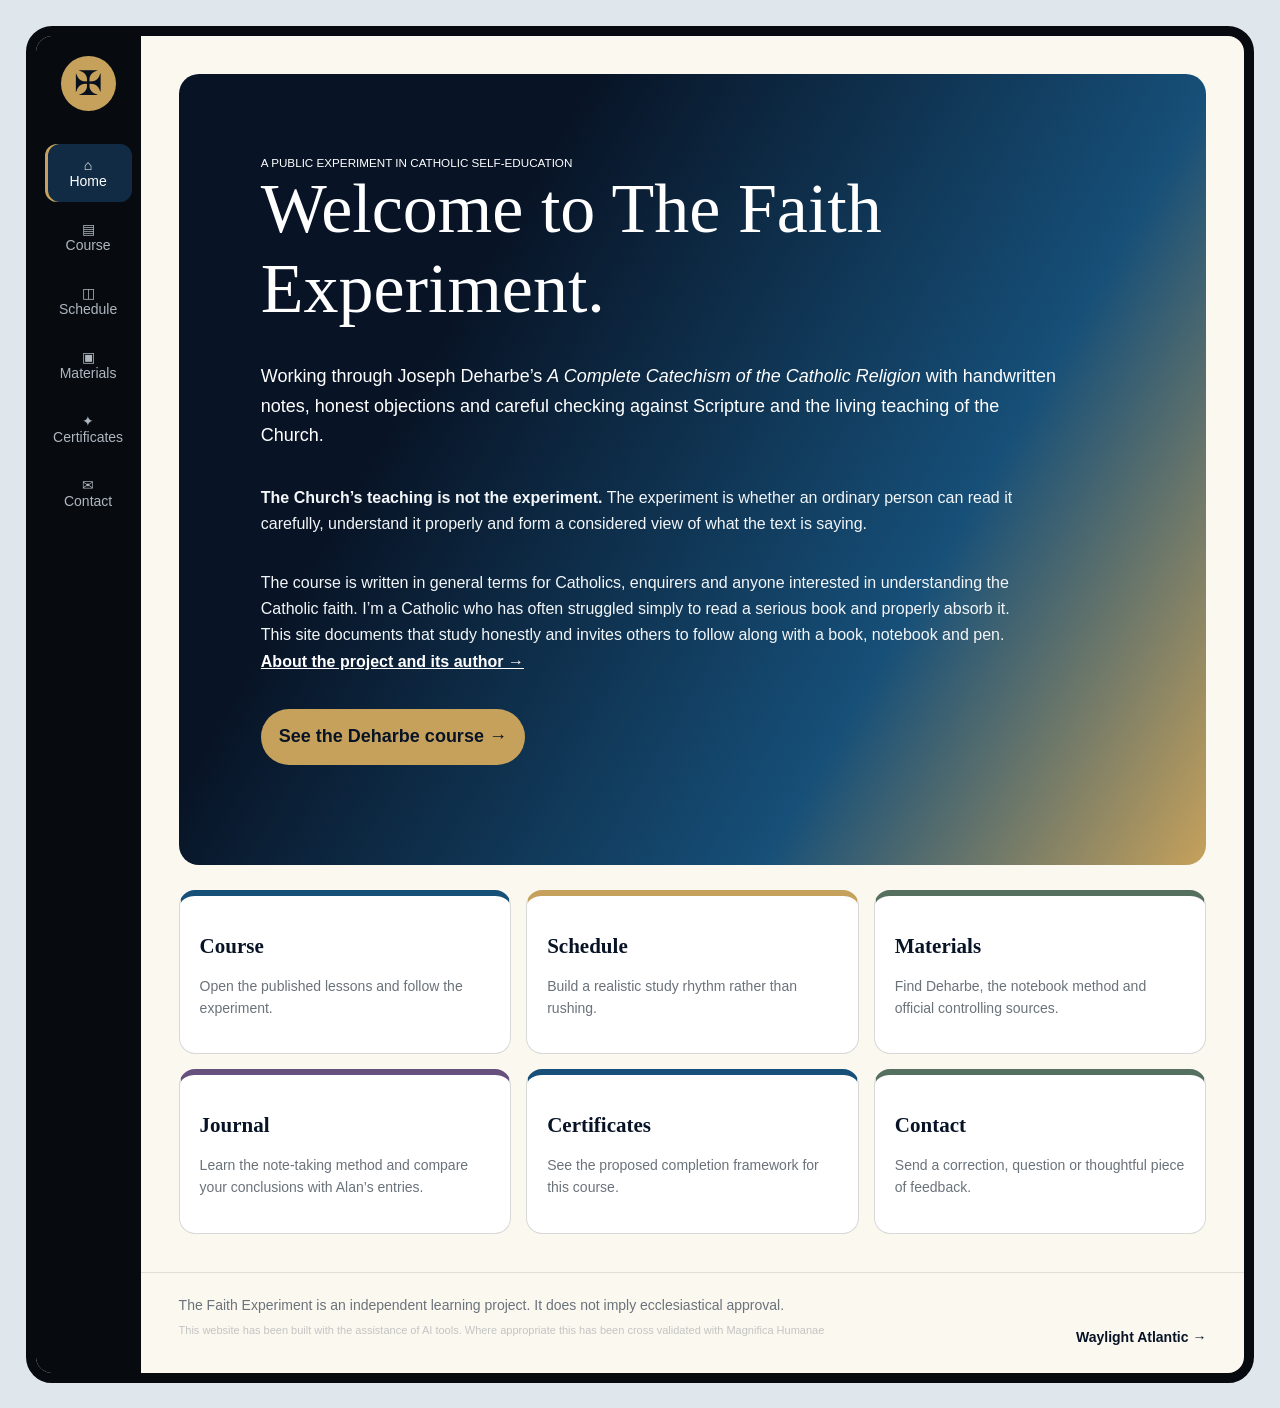
<file: index.html>
<!doctype html>
<html lang="en-GB">
<head>
<meta charset="utf-8">
<meta name="viewport" content="width=device-width,initial-scale=1">
<title>The Faith Experiment</title>
<style>
:root{--ink:#081426;--blue:#164f78;--gold:#c6a15b;--ivory:#fbf8f0;--ground:#dfe7ec;--muted:#6a727a;--green:#55705f;--purple:#66507d}*{box-sizing:border-box}body{margin:0;padding:2vw;background:var(--ground);font:14px Arial,sans-serif;color:var(--ink)}.app{min-height:96vh;border:10px solid #070b10;border-radius:26px;background:var(--ivory);display:grid;grid-template-columns:105px minmax(0,1fr);overflow:hidden}.nav{background:#070b10;color:#fff;padding:20px 9px;display:flex;flex-direction:column}.logo{width:55px;height:55px;border-radius:50%;background:var(--gold);color:#07111d;margin:0 auto 30px;display:grid;place-items:center;font:34px Georgia,serif}.nav a,.nav a:visited{color:#aeb6bf;text-decoration:none;text-align:center;padding:13px 3px;border-radius:12px;margin:3px 0}.nav a:hover,.nav a:focus-visible,.nav a.on{color:#fff;background:#102b43;box-shadow:inset 3px 0 var(--gold);outline:none}.main{min-width:0}.view{padding:38px}.hero{min-height:58vh;border-radius:20px;padding:8%;color:#fff;background:linear-gradient(120deg,#081426 28%,#164f78 70%,#c6a15b);display:flex;flex-direction:column;justify-content:center}.hero h1{font:70px Georgia,serif;margin:0 0 15px;max-width:900px}.hero p{max-width:800px;font-size:18px;line-height:1.65}.hero .origin{font-size:16px;line-height:1.65;max-width:780px;color:#f3f6f8}.hero .origin a{color:#fff;font-weight:bold}.btn{display:inline-block;border:0;border-radius:30px;padding:13px 18px;background:var(--gold);color:var(--ink);font-weight:bold;text-decoration:none}.cards{display:grid;grid-template-columns:repeat(3,minmax(0,1fr));gap:15px;margin-top:25px}.card{border:1px solid #d7d9d6;border-top:6px solid var(--c,var(--blue));border-radius:16px;padding:20px;background:#fff}.card p,.muted{color:var(--muted);line-height:1.55}a.card{color:inherit;text-decoration:none}a.card:hover,a.card:focus-visible{transform:translateY(-2px);box-shadow:0 8px 20px rgba(8,20,38,.10);outline:3px solid rgba(198,161,91,.4)}h1,h2,h3{font-family:Georgia,serif}h1{font-size:46px}.plan{display:grid;grid-template-columns:330px minmax(0,1fr);gap:20px}.dark{background:var(--ink);color:#fff}.dark p,.dark li{color:#f4f6f8;line-height:1.65}.dark strong{color:#fff}.study-guide{max-width:900px;margin:0 0 24px;padding:20px 22px;background:#fff;border:1px solid #d7d9d6;border-left:6px solid var(--gold);border-radius:14px}.study-guide h2{margin-top:0}.study-guide p{color:var(--muted);line-height:1.65}.row{display:block;border:1px solid #d7d9d6;border-radius:13px;padding:15px;margin:10px 0;border-left:70px solid var(--c);color:inherit;text-decoration:none;background:transparent;transition:transform .15s ease,box-shadow .15s ease}.row:hover,.row:focus-visible{transform:translateY(-2px);box-shadow:0 8px 20px rgba(8,20,38,.10);outline:none}.row h3{margin-top:0}.row p{margin-bottom:0;color:var(--muted)}.contact-form{display:grid;gap:14px;max-width:760px}.contact-form label{font-weight:800;color:var(--ink)}.contact-form input,.contact-form select,.contact-form textarea{width:100%;margin-top:6px;padding:12px;border:1px solid #cfcfc8;border-radius:10px;background:#fff;font:inherit;color:var(--ink)}.contact-form textarea{min-height:180px;resize:vertical}.contact-form button{justify-self:start}.programme-footer{position:relative;padding:24px 38px 34px;border-top:1px solid #e4dcd6;color:var(--muted);text-align:left}.footer-copy,.footer-ai{display:block}.footer-ai{margin-top:10px;font-size:11px;line-height:1.45;opacity:.38}.footer-waylight{position:absolute;right:38px;bottom:28px;color:var(--ink);font-weight:800;text-decoration:none}.footer-waylight:hover,.footer-waylight:focus-visible{text-decoration:underline;outline:none}[hidden]{display:none!important}@media(max-width:800px){html,body{width:100%;overflow-x:hidden}body{padding:0;background:#070b10}.app{display:flex;flex-direction:column;min-height:100vh;border-radius:0;border-width:6px;overflow:visible}.nav{flex-direction:row;align-items:stretch;gap:4px;overflow-x:auto;overflow-y:hidden;padding:6px;white-space:nowrap}.logo{display:none}.nav a,.nav a:visited{display:flex;flex:0 0 84px;min-width:84px;min-height:52px;align-items:center;justify-content:center;margin:0;padding:7px 5px;color:#c7ced5;background:transparent;text-decoration:none;white-space:normal}.nav a.on,.nav a:hover{color:#fff;background:#102b43;box-shadow:inset 0 -3px var(--gold)}.cards,.plan{grid-template-columns:1fr}.hero h1{font-size:45px}.view{padding:20px}.programme-footer{padding:22px;text-align:center}.footer-waylight{position:static;display:block;margin-top:14px}}
</style>
</head>
<body><div class="app">
<nav class="nav" aria-label="Primary navigation"><div class="logo">✠</div><a href="#home" data-n="home">⌂<br>Home</a><a href="course.html">▤<br>Course</a><a href="#schedule" data-n="schedule">◫<br>Schedule</a><a href="materials.html">▣<br>Materials</a><a href="#certificates" data-n="certificates">✦<br>Certificates</a><a href="#contact" data-n="contact">✉<br>Contact</a></nav>
<main class="main">
<section class="view" data-v="home"><div class="hero"><small>A PUBLIC EXPERIMENT IN CATHOLIC SELF-EDUCATION</small><h1>Welcome to The Faith Experiment.</h1><p>Working through Joseph Deharbe’s <em>A Complete Catechism of the Catholic Religion</em> with handwritten notes, honest objections and careful checking against Scripture and the living teaching of the Church.</p><p class="origin"><strong>The Church’s teaching is not the experiment.</strong> The experiment is whether an ordinary person can read it carefully, understand it properly and form a considered view of what the text is saying.</p><p class="origin">The course is written in general terms for Catholics, enquirers and anyone interested in understanding the Catholic faith. I’m a Catholic who has often struggled simply to read a serious book and properly absorb it. This site documents that study honestly and invites others to follow along with a book, notebook and pen. <a href="about.html">About the project and its author →</a></p><p><a class="btn" href="course.html">See the Deharbe course →</a></p></div><div class="cards"><a class="card" href="course.html"><h2>Course</h2><p>Open the published lessons and follow the experiment.</p></a><a class="card" style="--c:var(--gold)" href="#schedule"><h2>Schedule</h2><p>Build a realistic study rhythm rather than rushing.</p></a><a class="card" style="--c:var(--green)" href="materials.html"><h2>Materials</h2><p>Find Deharbe, the notebook method and official controlling sources.</p></a><a class="card" style="--c:var(--purple)" href="journal.html"><h2>Journal</h2><p>Learn the note-taking method and compare your conclusions with Alan’s entries.</p></a><a class="card" style="--c:var(--blue)" href="#certificates"><h2>Certificates</h2><p>See the proposed completion framework for this course.</p></a><a class="card" style="--c:var(--green)" href="#contact"><h2>Contact</h2><p>Send a correction, question or thoughtful piece of feedback.</p></a></div></section>
<section class="view" data-v="schedule" hidden><h1>Schedule</h1><p class="muted">The aim is to read slowly enough to remember. A lesson combines reading, handwritten recall, source checking and a short explanation in your own words.</p><div class="study-guide"><h2>How to study</h2><p>Find somewhere reasonably comfortable and quiet, with your book, notebook and pen close at hand. Allow roughly <strong>45 minutes to one hour</strong> for a lesson, but treat that as a guide rather than a rule.</p><p>Some lessons may be completed comfortably in one sitting. Others may be divided across two or three shorter sessions: reading first, notes and source-checking later, then a final review. There is no penalty for pausing, repeating a section or taking longer. The aim is understanding and retention, not keeping pace with an artificial timetable.</p></div><div class="plan"><aside class="card dark"><h2>A sensible rhythm</h2><p>A lesson may be completed in one sitting or divided across the week.</p><p><strong>Session 1:</strong> starting thoughts and Deharbe reading</p><p><strong>Session 2:</strong> guided notes, distinctions and questions</p><p><strong>Session 3:</strong> source checking, review and demonstration</p></aside><div><h2>Course blocks</h2><a class="row" style="--c:#164f78" href="course.html#god-and-revelation"><h3>1. God and Revelation</h3><p>Reason, desire, revelation, Scripture and Tradition.</p></a><a class="row" style="--c:#c6a15b" href="course.html#christ-and-salvation"><h3>2. Christ and Salvation</h3><p>Incarnation, Cross, Resurrection, grace and redemption.</p></a><a class="row" style="--c:#55705f" href="course.html#sacraments-and-christian-life"><h3>3. Sacraments and Christian Life</h3><p>Worship, sacramental life, virtue and conscience.</p></a><a class="row" style="--c:#66507d" href="course.html#prayer-and-mission"><h3>4. Prayer and Mission</h3><p>Prayer, holiness, social doctrine and lay vocation.</p></a></div></div></section>
<section class="view" data-v="certificates" hidden><h1>Certificates</h1><p class="muted">The Faith Experiment certificate framework has not yet been released. It will be approved only after the course source, pilot lessons and completion test are settled.</p><div class="cards"><article class="card"><h2>Evidence of study</h2><p>Completion will require active notebook work, source checking, recall and a final explanation in the learner’s own words.</p></article><article class="card" style="--c:var(--gold)"><h2>Clear scope</h2><p>Any future certificate will state exactly which course block was completed and what evidence was required.</p></article><article class="card" style="--c:var(--green)"><h2>Honest limits</h2><p>It will not claim academic accreditation, professional qualification or ecclesiastical approval.</p></article></div></section>
<section class="view" data-v="contact" hidden><h1>Contact</h1><p class="muted">Corrections, questions and thoughtful feedback are welcome.</p><div class="card"><form class="contact-form" action="https://formspree.io/f/mgvgrgvb" method="POST" accept-charset="UTF-8"><input type="hidden" name="_subject" value="Message from The Faith Experiment"><input type="hidden" name="site" value="The Faith Experiment"><label>Your name<input type="text" name="name" autocomplete="name" required></label><label>Your email<input type="email" name="email" autocomplete="email" required></label><label>Subject<select name="subject"><option>Correction</option><option>Question</option><option>Broken link</option><option>Accessibility</option><option>Suggested source</option><option>Other</option></select></label><label>Message<textarea name="message" required></textarea></label><button class="btn" type="submit">Send message →</button></form></div></section>
<footer class="programme-footer"><span class="footer-copy">The Faith Experiment is an independent learning project. It does not imply ecclesiastical approval.</span><span class="footer-ai">This website has been built with the assistance of AI tools. Where appropriate this has been cross validated with Magnifica Humanae</span><a class="footer-waylight" href="https://www.waylight-atlantic.co.uk/" target="_blank" rel="noopener">Waylight Atlantic →</a></footer>
</main></div>
<script>if(location.hash==='#materials')location.replace('materials.html');if(location.hash==='#journal')location.replace('journal.html');const views=[...document.querySelectorAll('[data-v]')],links=[...document.querySelectorAll('[data-n]')];function show(){const key=(location.hash||'#home').slice(1);views.forEach(v=>v.hidden=v.dataset.v!==key);links.forEach(a=>a.classList.toggle('on',a.dataset.n===key))}addEventListener('hashchange',()=>{if(location.hash==='#materials')location.replace('materials.html');else if(location.hash==='#journal')location.replace('journal.html');else show()});show();</script>
</body></html>
</file>
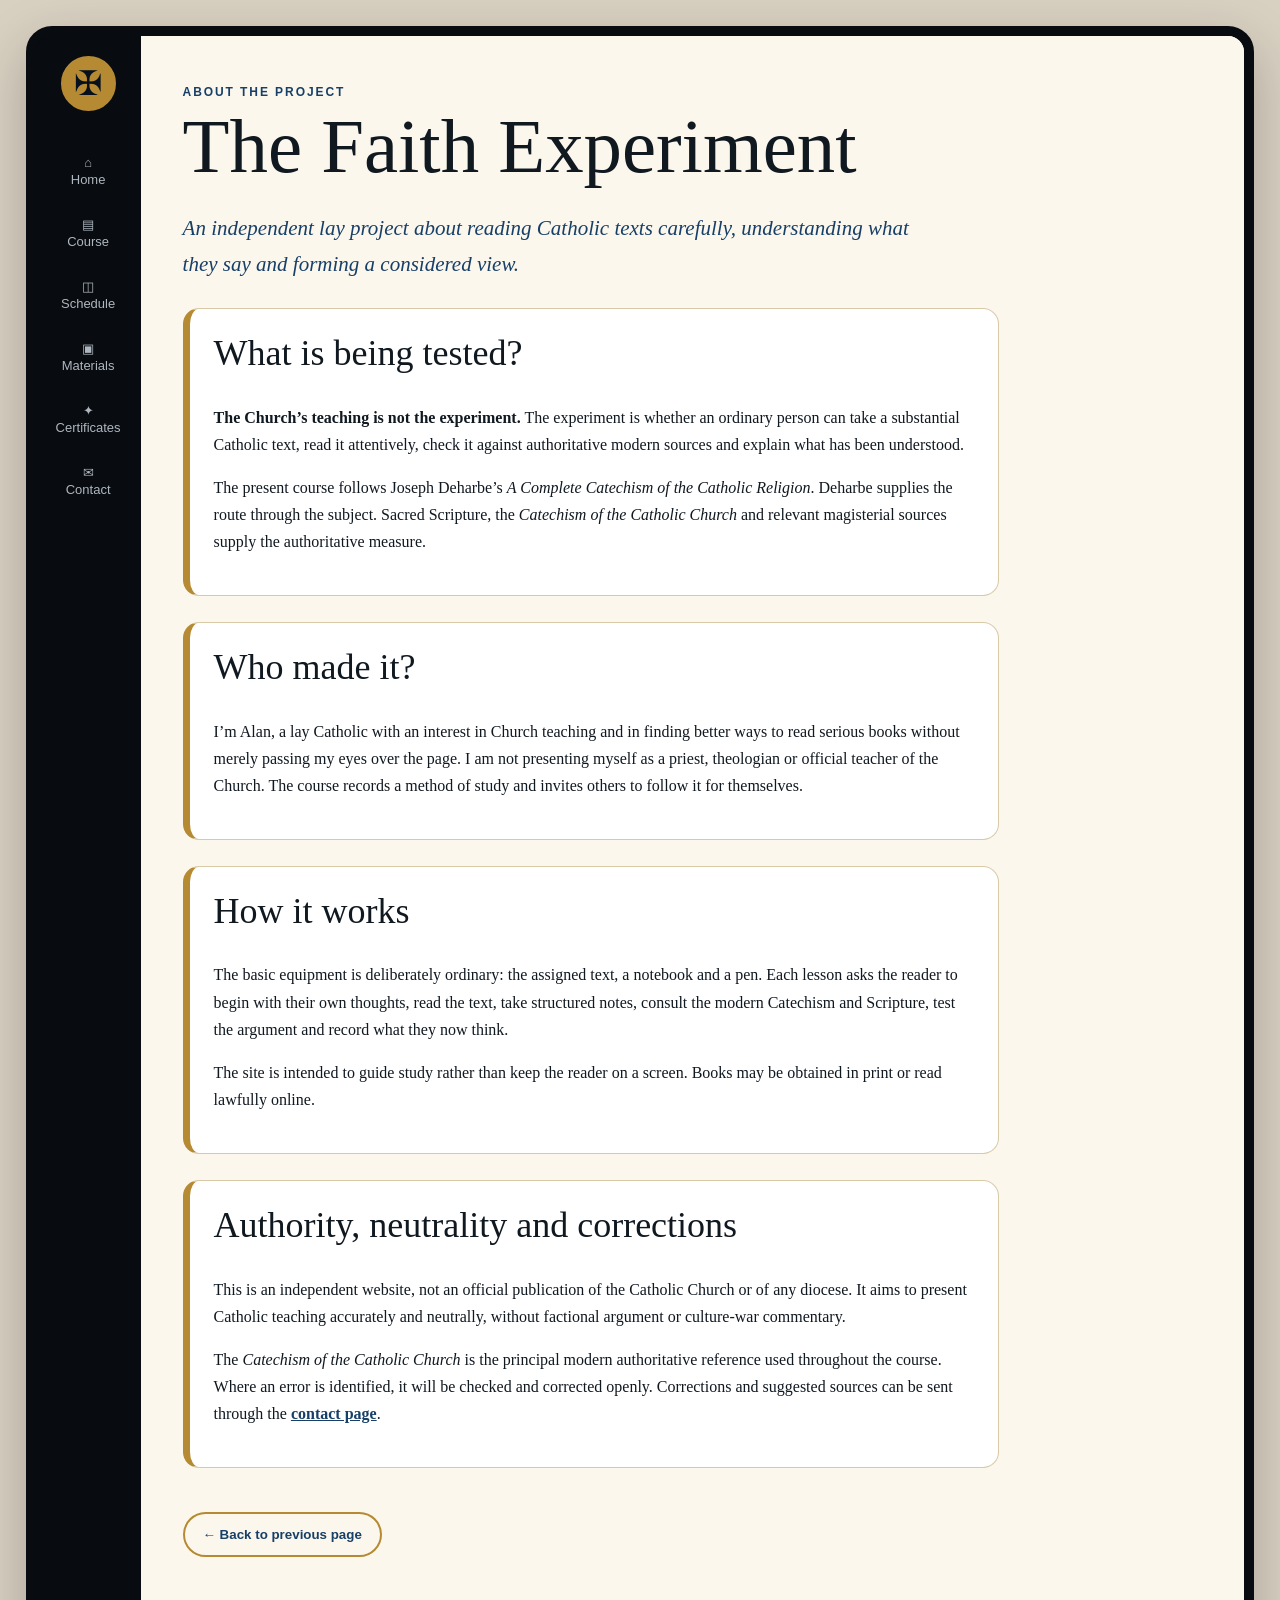
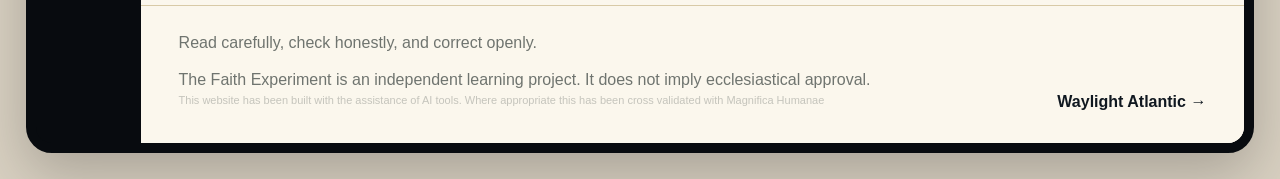
<file: about.html>
<!doctype html>
<html lang="en-GB">
<head>
<meta charset="utf-8">
<meta name="viewport" content="width=device-width,initial-scale=1">
<title>About | The Faith Experiment</title>
<link rel="stylesheet" href="styles.css?v=20260722-2">
<style>.about-copy{max-width:900px}.about-copy section{margin:26px 0;padding:24px;border:1px solid var(--line);border-left:7px solid var(--gold);border-radius:16px;background:#fff}.about-copy h2{margin-top:0}.about-copy p{line-height:1.7}.about-copy a{color:var(--blue);font-weight:bold}.programme-footer{position:relative;padding:24px 38px 34px;border-top:1px solid var(--line);color:var(--stone);font-family:Arial,sans-serif}.programme-footer span{display:block}.programme-footer .footer-context{margin-bottom:10px}.programme-footer .footer-ai{font-size:11px;line-height:1.45;opacity:.38}.programme-footer .footer-waylight{position:absolute;right:38px;bottom:28px;color:var(--ink);font-weight:800;text-decoration:none}.programme-footer .footer-waylight:hover,.programme-footer .footer-waylight:focus-visible{text-decoration:underline;outline:none}@media(max-width:900px){.programme-footer{padding:22px;text-align:center}.programme-footer .footer-waylight{position:static;display:block;margin-top:14px}}</style>
</head>
<body><div class="app"><nav class="side-nav" aria-label="Primary navigation"><div class="side-logo">✠</div><a href="index.html#home">⌂<br>Home</a><a href="course.html">▤<br>Course</a><a href="index.html#schedule">◫<br>Schedule</a><a href="materials.html">▣<br>Materials</a><a href="index.html#certificates">✦<br>Certificates</a><a href="index.html#contact">✉<br>Contact</a></nav><div class="page-shell"><main class="view about-copy">
<span class="eyebrow">About the project</span><h1>The Faith Experiment</h1><p class="lead">An independent lay project about reading Catholic texts carefully, understanding what they say and forming a considered view.</p>
<section><h2>What is being tested?</h2><p><strong>The Church’s teaching is not the experiment.</strong> The experiment is whether an ordinary person can take a substantial Catholic text, read it attentively, check it against authoritative modern sources and explain what has been understood.</p><p>The present course follows Joseph Deharbe’s <em>A Complete Catechism of the Catholic Religion</em>. Deharbe supplies the route through the subject. Sacred Scripture, the <em>Catechism of the Catholic Church</em> and relevant magisterial sources supply the authoritative measure.</p></section>
<section><h2>Who made it?</h2><p>I’m Alan, a lay Catholic with an interest in Church teaching and in finding better ways to read serious books without merely passing my eyes over the page. I am not presenting myself as a priest, theologian or official teacher of the Church. The course records a method of study and invites others to follow it for themselves.</p></section>
<section><h2>How it works</h2><p>The basic equipment is deliberately ordinary: the assigned text, a notebook and a pen. Each lesson asks the reader to begin with their own thoughts, read the text, take structured notes, consult the modern Catechism and Scripture, test the argument and record what they now think.</p><p>The site is intended to guide study rather than keep the reader on a screen. Books may be obtained in print or read lawfully online.</p></section>
<section><h2>Authority, neutrality and corrections</h2><p>This is an independent website, not an official publication of the Catholic Church or of any diocese. It aims to present Catholic teaching accurately and neutrally, without factional argument or culture-war commentary.</p><p>The <em>Catechism of the Catholic Church</em> is the principal modern authoritative reference used throughout the course. Where an error is identified, it will be checked and corrected openly. Corrections and suggested sources can be sent through the <a href="index.html#contact">contact page</a>.</p></section>
<div class="back-wrap"><button class="back-button" type="button" onclick="goBack()">← Back to previous page</button></div>
</main><footer class="programme-footer"><span class="footer-context">Read carefully, check honestly, and correct openly.</span><span>The Faith Experiment is an independent learning project. It does not imply ecclesiastical approval.</span><span class="footer-ai">This website has been built with the assistance of AI tools. Where appropriate this has been cross validated with Magnifica Humanae</span><a class="footer-waylight" href="https://www.waylight-atlantic.co.uk/" target="_blank" rel="noopener">Waylight Atlantic →</a></footer></div></div><script>function goBack(){if(document.referrer&&new URL(document.referrer).origin===location.origin){history.back()}else{location.href='index.html#home'}}</script></body></html>
</file>
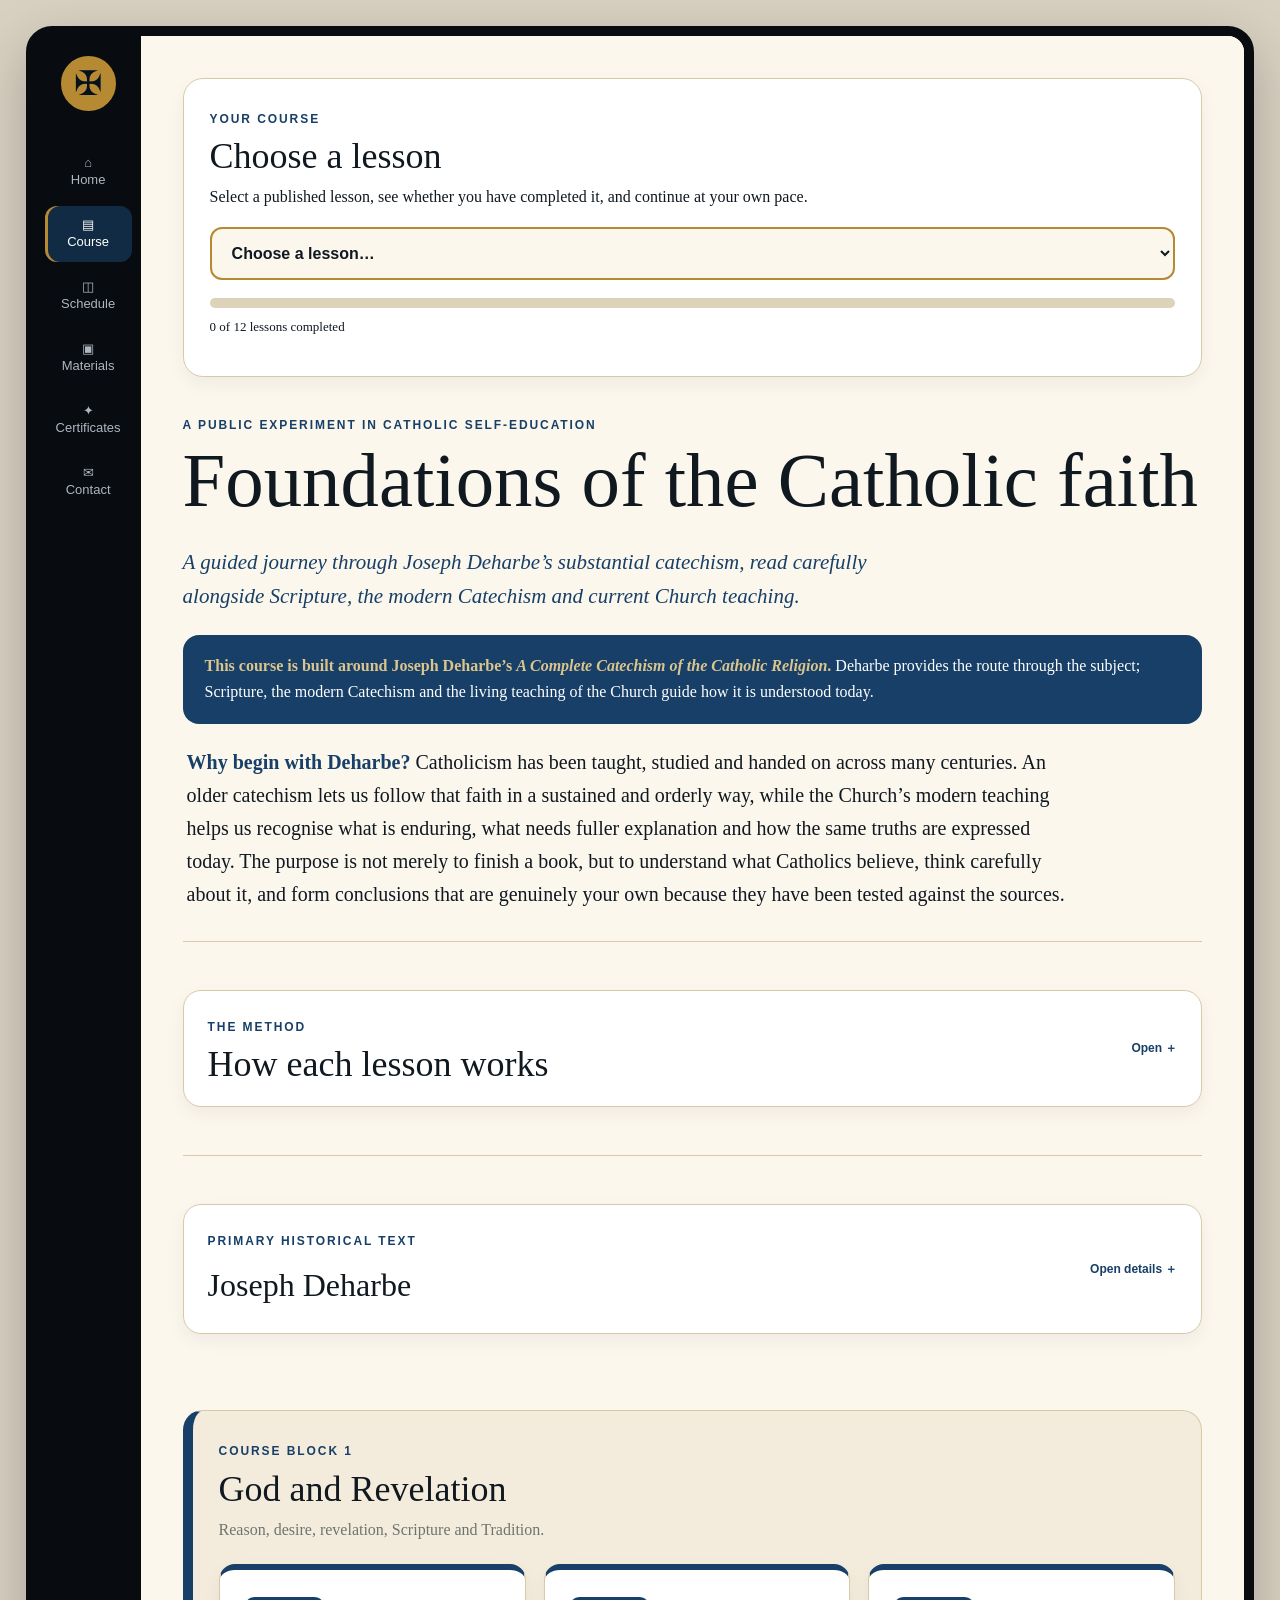
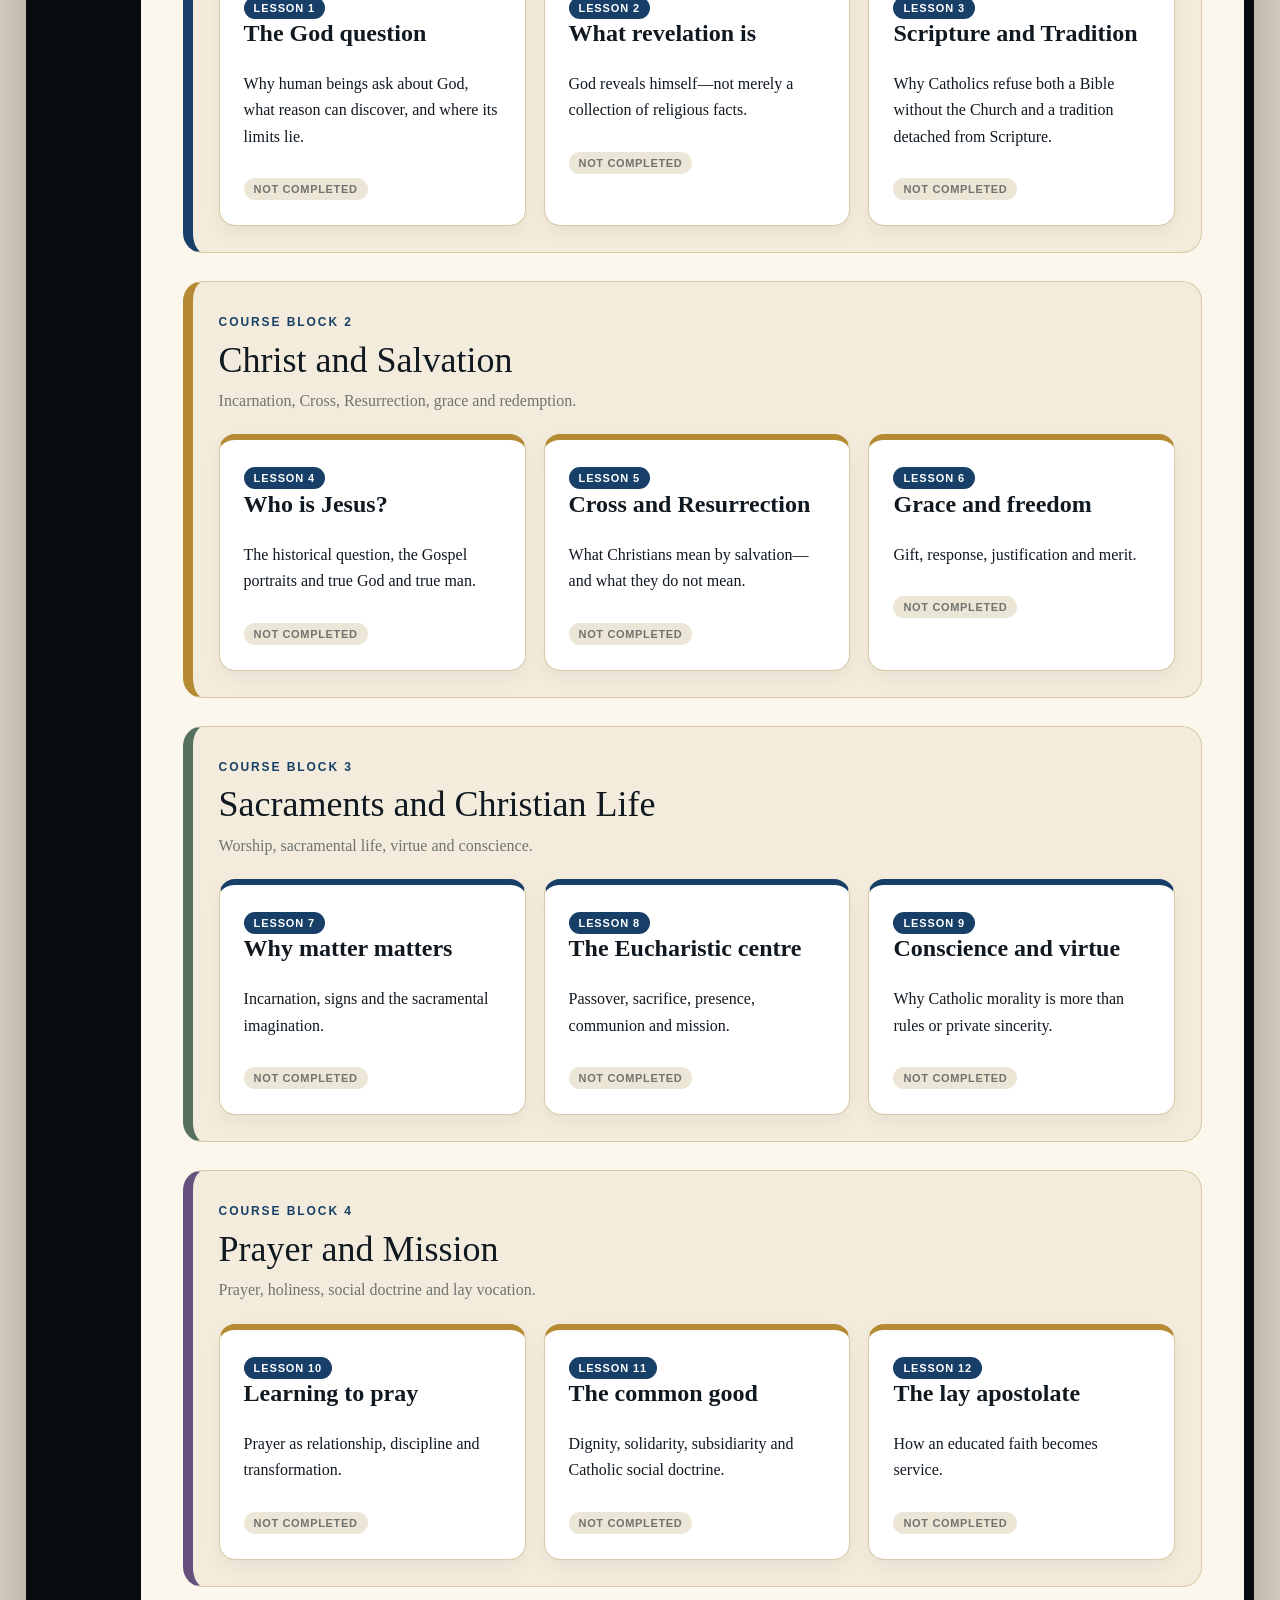
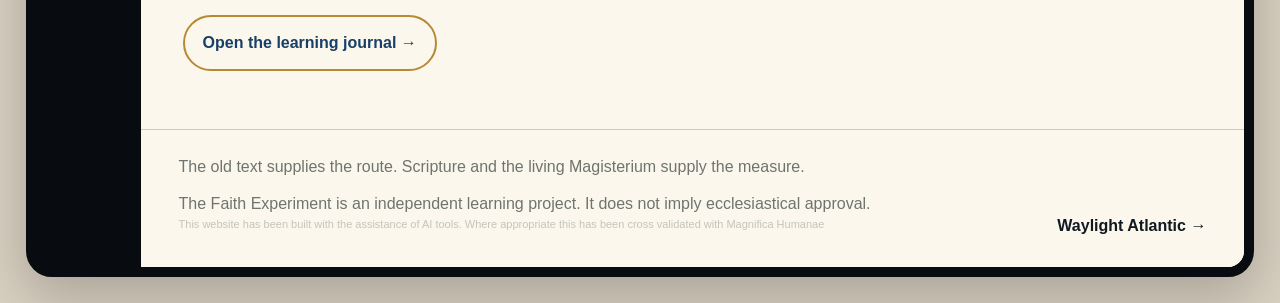
<file: course.html>
<!doctype html>
<html lang="en-GB">
<head>
<meta charset="utf-8">
<meta name="viewport" content="width=device-width,initial-scale=1">
<title>Course | The Faith Experiment</title>
<link rel="stylesheet" href="styles.css?v=20260722-1">
<style>
.lesson-dashboard{margin:0 0 34px;padding:26px;border:1px solid var(--line);border-radius:20px;background:#fff;box-shadow:0 7px 18px rgba(16,24,32,.05)}
.lesson-dashboard h2{margin:5px 0 8px}.lesson-dashboard p{margin-top:0}.lesson-select{width:100%;padding:15px 16px;border:2px solid var(--gold);border-radius:12px;background:var(--paper);color:var(--ink);font:700 16px Arial,sans-serif}.course-progress-line{height:10px;margin:18px 0 8px;background:#ddd2ba;border-radius:20px;overflow:hidden}.course-progress-line span{display:block;height:100%;width:0;background:var(--blue)}
.course-purpose{max-width:900px;margin:22px 0 30px;padding:0 4px;font-size:20px;line-height:1.65;color:var(--ink)}.course-purpose strong{color:var(--blue)}
.method-accordion{border:1px solid var(--line);border-radius:18px;background:#fff;overflow:hidden;box-shadow:0 7px 18px rgba(16,24,32,.05)}.method-accordion>summary{list-style:none;cursor:pointer;display:flex;justify-content:space-between;align-items:center;gap:18px;padding:22px 24px}.method-accordion>summary::-webkit-details-marker{display:none}.method-accordion>summary h2{margin:5px 0 0}.method-accordion[open] .summary-action{font-size:0}.method-accordion[open] .summary-action::after{content:'Close ×';font-size:12px}.method-body{padding:0 24px 26px;border-top:1px solid var(--line)}
.lesson-card{position:relative}.completion-badge{display:inline-block;margin-top:12px;padding:5px 10px;border-radius:20px;background:#ece6d6;color:var(--stone);font:700 11px Arial,sans-serif;text-transform:uppercase;letter-spacing:.06em}.lesson-card.completed{border-color:#708a65;box-shadow:0 0 0 2px rgba(112,138,101,.15)}.lesson-card.completed .completion-badge{background:#dfead9;color:#36552e}.lesson-card.locked{opacity:.68}.module-card{scroll-margin-top:24px}
.programme-footer{position:relative;padding:24px 38px 34px;border-top:1px solid var(--line);color:var(--stone);font-family:Arial,sans-serif}.programme-footer span{display:block}.programme-footer .footer-context{margin-bottom:10px}.programme-footer .footer-ai{font-size:11px;line-height:1.45;opacity:.38}.programme-footer .footer-waylight{position:absolute;right:38px;bottom:28px;color:var(--ink);font-weight:800;text-decoration:none}.programme-footer .footer-waylight:hover,.programme-footer .footer-waylight:focus-visible{text-decoration:underline;outline:none}
@media(max-width:900px){.lesson-dashboard{padding:20px 16px}.course-purpose{font-size:18px;padding:0}.method-accordion>summary{align-items:flex-start;flex-direction:column}.programme-footer{padding:22px;text-align:center}.programme-footer .footer-waylight{position:static;display:block;margin-top:14px}}
</style>
</head>
<body>
<div class="app">
<nav class="side-nav"><div class="side-logo">✠</div><a href="index.html#home">⌂<br>Home</a><a class="on" href="course.html">▤<br>Course</a><a href="index.html#schedule">◫<br>Schedule</a><a href="materials.html">▣<br>Materials</a><a href="index.html#certificates">✦<br>Certificates</a><a href="index.html#contact">✉<br>Contact</a></nav>
<div class="page-shell"><main class="view">
<section class="lesson-dashboard" aria-labelledby="choose-lesson-title"><span class="kicker">Your course</span><h2 id="choose-lesson-title">Choose a lesson</h2><p>Select a published lesson, see whether you have completed it, and continue at your own pace.</p><select id="lesson-select" class="lesson-select" aria-label="Choose a lesson"><option>Loading lessons…</option></select><div class="course-progress-line"><span id="course-progress-fill"></span></div><p id="course-progress-text" class="small">0 of 12 lessons completed</p></section>
<span class="eyebrow">A public experiment in Catholic self-education</span><h1>Foundations of the Catholic faith</h1><p class="lead">A guided journey through Joseph Deharbe’s substantial catechism, read carefully alongside Scripture, the modern Catechism and current Church teaching.</p>
<div class="course-band"><strong>This course is built around Joseph Deharbe’s <em>A Complete Catechism of the Catholic Religion</em>.</strong> Deharbe provides the route through the subject; Scripture, the modern Catechism and the living teaching of the Church guide how it is understood today.</div>
<p class="course-purpose"><strong>Why begin with Deharbe?</strong> Catholicism has been taught, studied and handed on across many centuries. An older catechism lets us follow that faith in a sustained and orderly way, while the Church’s modern teaching helps us recognise what is enduring, what needs fuller explanation and how the same truths are expressed today. The purpose is not merely to finish a book, but to understand what Catholics believe, think carefully about it, and form conclusions that are genuinely your own because they have been tested against the sources.</p>
<section class="section"><details class="method-accordion"><summary><span><span class="kicker">The method</span><h2>How each lesson works</h2></span><span class="summary-action">Open ＋</span></summary><div class="method-body"><p class="plain-intro">Each lesson is a guided sequence rather than a page of information.</p><div class="method-flow" aria-label="Lesson method"><div class="method-step"><span>1</span><strong>Encounter</strong><small>Write what you think first.</small></div><div class="method-arrow">→</div><div class="method-step"><span>2</span><strong>Read</strong><small>Work through Deharbe.</small></div><div class="method-arrow">→</div><div class="method-step"><span>3</span><strong>Notice</strong><small>Mark claims and unfamiliar words.</small></div><div class="method-arrow">→</div><div class="method-step"><span>4</span><strong>Distinguish</strong><small>Make the key idea clear.</small></div><div class="method-arrow">→</div><div class="method-step"><span>5</span><strong>Check</strong><small>Read Scripture and the Catechism.</small></div><div class="method-arrow">→</div><div class="method-step"><span>6</span><strong>Test</strong><small>Face objections honestly.</small></div><div class="method-arrow">→</div><div class="method-step"><span>7</span><strong>Write</strong><small>Explain what you now understand.</small></div></div></div></details></section>
<section class="section"><details class="course-accordion"><summary><span><span class="kicker">Primary historical text</span><strong>Joseph Deharbe</strong></span><span class="summary-action">Open details ＋</span></summary><div class="accordion-body"><p class="plain-intro">An older but remarkably clear and substantial guide to the Catholic faith.</p><div class="grid source-grid"><details class="card source-card" style="--c:var(--gold)"><summary><span class="label">Working edition</span><h3><em>A Complete Catechism of the Catholic Religion</em></h3><span class="card-toggle">View details ＋</span></summary><div class="card-details"><p>Translated by Rev. John Fander; sixth American edition; edited by Rev. James J. Fox and Rev. Thomas McMillan; New York, 1912.</p></div></details><details class="card source-card"><summary><span class="label">Controlling sources</span><h3>Old text, living Church</h3><span class="card-toggle">View details ＋</span></summary><div class="card-details"><p>Sacred Scripture, the <em>Catechism of the Catholic Church</em> and relevant magisterial sources guide interpretation.</p></div></details><details class="card source-card" style="--c:var(--gold)"><summary><span class="label">Supporting texts</span><h3>Memory and depth</h3><span class="card-toggle">View details ＋</span></summary><div class="card-details"><p>The English Penny Catechism supports recall; the Roman Catechism, Aquinas and the Fathers provide selected deeper readings.</p></div></details></div></div></details></section>
<section id="god-and-revelation" class="module-card" style="--module:var(--blue)"><div class="module-heading"><span class="kicker">Course block 1</span><h2>God and Revelation</h2><p>Reason, desire, revelation, Scripture and Tradition.</p></div><div class="grid"><a class="card lesson-card" data-lesson-id="lesson-01" href="lesson-01.html?v=20260720-6"><span class="label">Lesson 1</span><h3>The God question</h3><p>Why human beings ask about God, what reason can discover, and where its limits lie.</p><span class="completion-badge">Not completed</span></a><article class="card lesson-card locked" data-lesson-id="lesson-02"><span class="label">Lesson 2</span><h3>What revelation is</h3><p>God reveals himself—not merely a collection of religious facts.</p><span class="completion-badge">Not completed</span></article><article class="card lesson-card locked" data-lesson-id="lesson-03"><span class="label">Lesson 3</span><h3>Scripture and Tradition</h3><p>Why Catholics refuse both a Bible without the Church and a tradition detached from Scripture.</p><span class="completion-badge">Not completed</span></article></div></section>
<section id="christ-and-salvation" class="module-card" style="--module:var(--gold)"><div class="module-heading"><span class="kicker">Course block 2</span><h2>Christ and Salvation</h2><p>Incarnation, Cross, Resurrection, grace and redemption.</p></div><div class="grid"><article class="card lesson-card locked" data-lesson-id="lesson-04" style="--c:var(--gold)"><span class="label">Lesson 4</span><h3>Who is Jesus?</h3><p>The historical question, the Gospel portraits and true God and true man.</p><span class="completion-badge">Not completed</span></article><article class="card lesson-card locked" data-lesson-id="lesson-05" style="--c:var(--gold)"><span class="label">Lesson 5</span><h3>Cross and Resurrection</h3><p>What Christians mean by salvation—and what they do not mean.</p><span class="completion-badge">Not completed</span></article><article class="card lesson-card locked" data-lesson-id="lesson-06" style="--c:var(--gold)"><span class="label">Lesson 6</span><h3>Grace and freedom</h3><p>Gift, response, justification and merit.</p><span class="completion-badge">Not completed</span></article></div></section>
<section id="sacraments-and-christian-life" class="module-card" style="--module:#55705f"><div class="module-heading"><span class="kicker">Course block 3</span><h2>Sacraments and Christian Life</h2><p>Worship, sacramental life, virtue and conscience.</p></div><div class="grid"><article class="card lesson-card locked" data-lesson-id="lesson-07"><span class="label">Lesson 7</span><h3>Why matter matters</h3><p>Incarnation, signs and the sacramental imagination.</p><span class="completion-badge">Not completed</span></article><article class="card lesson-card locked" data-lesson-id="lesson-08"><span class="label">Lesson 8</span><h3>The Eucharistic centre</h3><p>Passover, sacrifice, presence, communion and mission.</p><span class="completion-badge">Not completed</span></article><article class="card lesson-card locked" data-lesson-id="lesson-09"><span class="label">Lesson 9</span><h3>Conscience and virtue</h3><p>Why Catholic morality is more than rules or private sincerity.</p><span class="completion-badge">Not completed</span></article></div></section>
<section id="prayer-and-mission" class="module-card" style="--module:#66507d"><div class="module-heading"><span class="kicker">Course block 4</span><h2>Prayer and Mission</h2><p>Prayer, holiness, social doctrine and lay vocation.</p></div><div class="grid"><article class="card lesson-card locked" data-lesson-id="lesson-10" style="--c:var(--gold)"><span class="label">Lesson 10</span><h3>Learning to pray</h3><p>Prayer as relationship, discipline and transformation.</p><span class="completion-badge">Not completed</span></article><article class="card lesson-card locked" data-lesson-id="lesson-11" style="--c:var(--gold)"><span class="label">Lesson 11</span><h3>The common good</h3><p>Dignity, solidarity, subsidiarity and Catholic social doctrine.</p><span class="completion-badge">Not completed</span></article><article class="card lesson-card locked" data-lesson-id="lesson-12" style="--c:var(--gold)"><span class="label">Lesson 12</span><h3>The lay apostolate</h3><p>How an educated faith becomes service.</p><span class="completion-badge">Not completed</span></article></div></section>
<p><a class="back-button" href="journal.html">Open the learning journal →</a></p>
</main><footer class="programme-footer"><span class="footer-context">The old text supplies the route. Scripture and the living Magisterium supply the measure.</span><span>The Faith Experiment is an independent learning project. It does not imply ecclesiastical approval.</span><span class="footer-ai">This website has been built with the assistance of AI tools. Where appropriate this has been cross validated with Magnifica Humanae</span><a class="footer-waylight" href="https://www.waylight-atlantic.co.uk/" target="_blank" rel="noopener">Waylight Atlantic →</a></footer></div></div>
<script src="faith-course.js?v=20260720-4"></script>
</body></html>
</file>
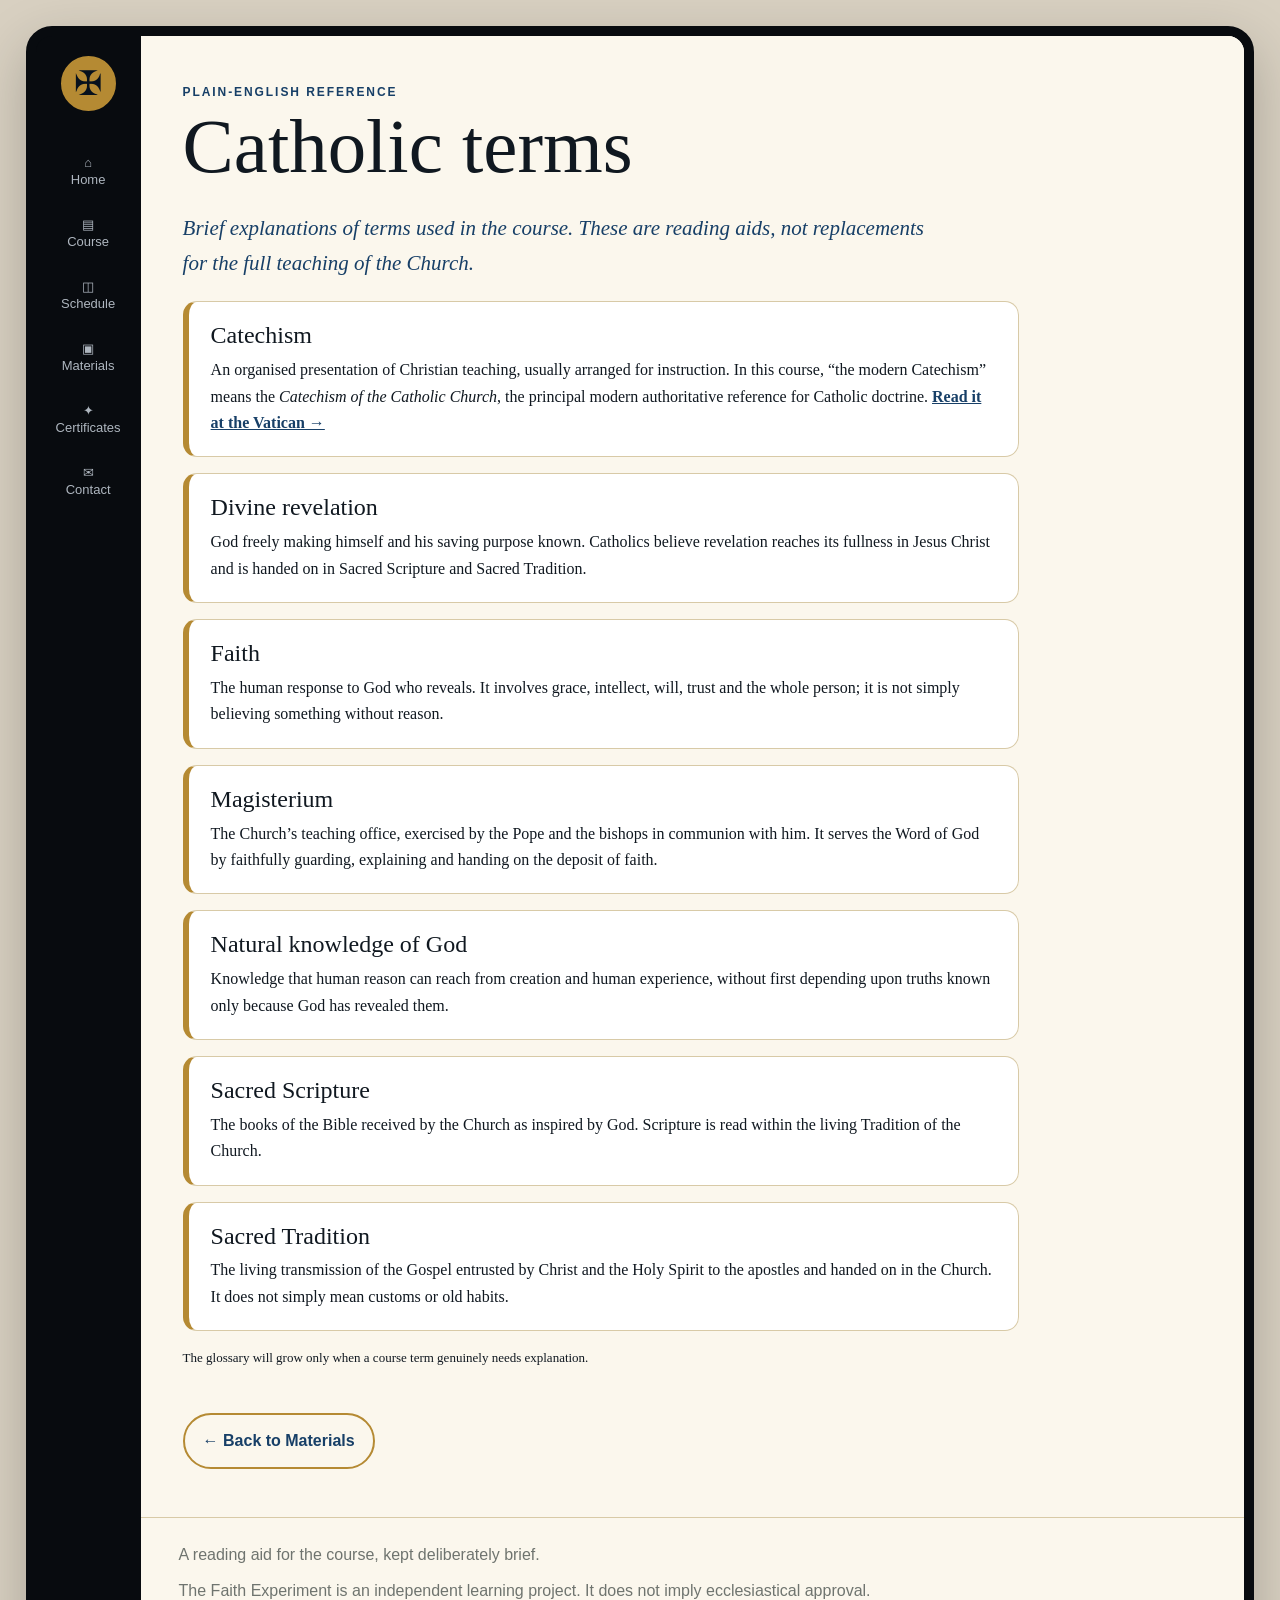
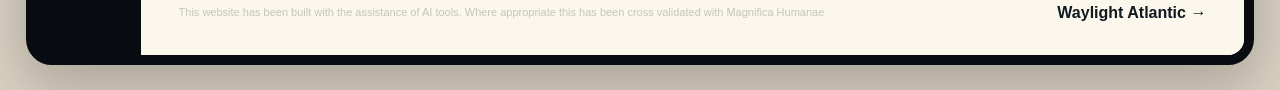
<file: glossary.html>
<!doctype html>
<html lang="en-GB">
<head><meta charset="utf-8"><meta name="viewport" content="width=device-width,initial-scale=1"><title>Glossary | The Faith Experiment</title><link rel="stylesheet" href="styles.css?v=20260722-2"><style>.glossary{max-width:920px}.term{margin:16px 0;padding:20px 22px;border:1px solid var(--line);border-left:6px solid var(--gold);border-radius:14px;background:#fff}.term h2{margin:0 0 8px;font-size:24px}.term p{margin:0;line-height:1.65}.term a{color:var(--blue);font-weight:bold}.programme-footer{position:relative;padding:24px 38px 34px;border-top:1px solid var(--line);color:var(--stone);font-family:Arial,sans-serif}.programme-footer span{display:block}.programme-footer .footer-context{margin-bottom:10px}.programme-footer .footer-ai{font-size:11px;line-height:1.45;opacity:.38}.programme-footer .footer-waylight{position:absolute;right:38px;bottom:28px;color:var(--ink);font-weight:800;text-decoration:none}.programme-footer .footer-waylight:hover,.programme-footer .footer-waylight:focus-visible{text-decoration:underline;outline:none}@media(max-width:900px){.programme-footer{padding:22px;text-align:center}.programme-footer .footer-waylight{position:static;display:block;margin-top:14px}}</style></head>
<body><div class="app"><nav class="side-nav" aria-label="Primary navigation"><div class="side-logo">✠</div><a href="index.html#home">⌂<br>Home</a><a href="course.html">▤<br>Course</a><a href="index.html#schedule">◫<br>Schedule</a><a href="materials.html">▣<br>Materials</a><a href="index.html#certificates">✦<br>Certificates</a><a href="index.html#contact">✉<br>Contact</a></nav><div class="page-shell"><main class="view glossary"><span class="eyebrow">Plain-English reference</span><h1>Catholic terms</h1><p class="lead">Brief explanations of terms used in the course. These are reading aids, not replacements for the full teaching of the Church.</p>
<section class="term" id="catechism"><h2>Catechism</h2><p>An organised presentation of Christian teaching, usually arranged for instruction. In this course, “the modern Catechism” means the <em>Catechism of the Catholic Church</em>, the principal modern authoritative reference for Catholic doctrine. <a href="https://www.vatican.va/content/catechism/en.html" target="_blank" rel="noopener">Read it at the Vatican →</a></p></section>
<section class="term" id="divine-revelation"><h2>Divine revelation</h2><p>God freely making himself and his saving purpose known. Catholics believe revelation reaches its fullness in Jesus Christ and is handed on in Sacred Scripture and Sacred Tradition.</p></section>
<section class="term" id="faith"><h2>Faith</h2><p>The human response to God who reveals. It involves grace, intellect, will, trust and the whole person; it is not simply believing something without reason.</p></section>
<section class="term" id="magisterium"><h2>Magisterium</h2><p>The Church’s teaching office, exercised by the Pope and the bishops in communion with him. It serves the Word of God by faithfully guarding, explaining and handing on the deposit of faith.</p></section>
<section class="term" id="natural-knowledge-of-god"><h2>Natural knowledge of God</h2><p>Knowledge that human reason can reach from creation and human experience, without first depending upon truths known only because God has revealed them.</p></section>
<section class="term" id="sacred-scripture"><h2>Sacred Scripture</h2><p>The books of the Bible received by the Church as inspired by God. Scripture is read within the living Tradition of the Church.</p></section>
<section class="term" id="sacred-tradition"><h2>Sacred Tradition</h2><p>The living transmission of the Gospel entrusted by Christ and the Holy Spirit to the apostles and handed on in the Church. It does not simply mean customs or old habits.</p></section>
<p class="small">The glossary will grow only when a course term genuinely needs explanation.</p><div class="back-wrap"><a class="back-button" href="materials.html">← Back to Materials</a></div></main><footer class="programme-footer"><span class="footer-context">A reading aid for the course, kept deliberately brief.</span><span>The Faith Experiment is an independent learning project. It does not imply ecclesiastical approval.</span><span class="footer-ai">This website has been built with the assistance of AI tools. Where appropriate this has been cross validated with Magnifica Humanae</span><a class="footer-waylight" href="https://www.waylight-atlantic.co.uk/" target="_blank" rel="noopener">Waylight Atlantic →</a></footer></div></div></body></html>
</file>
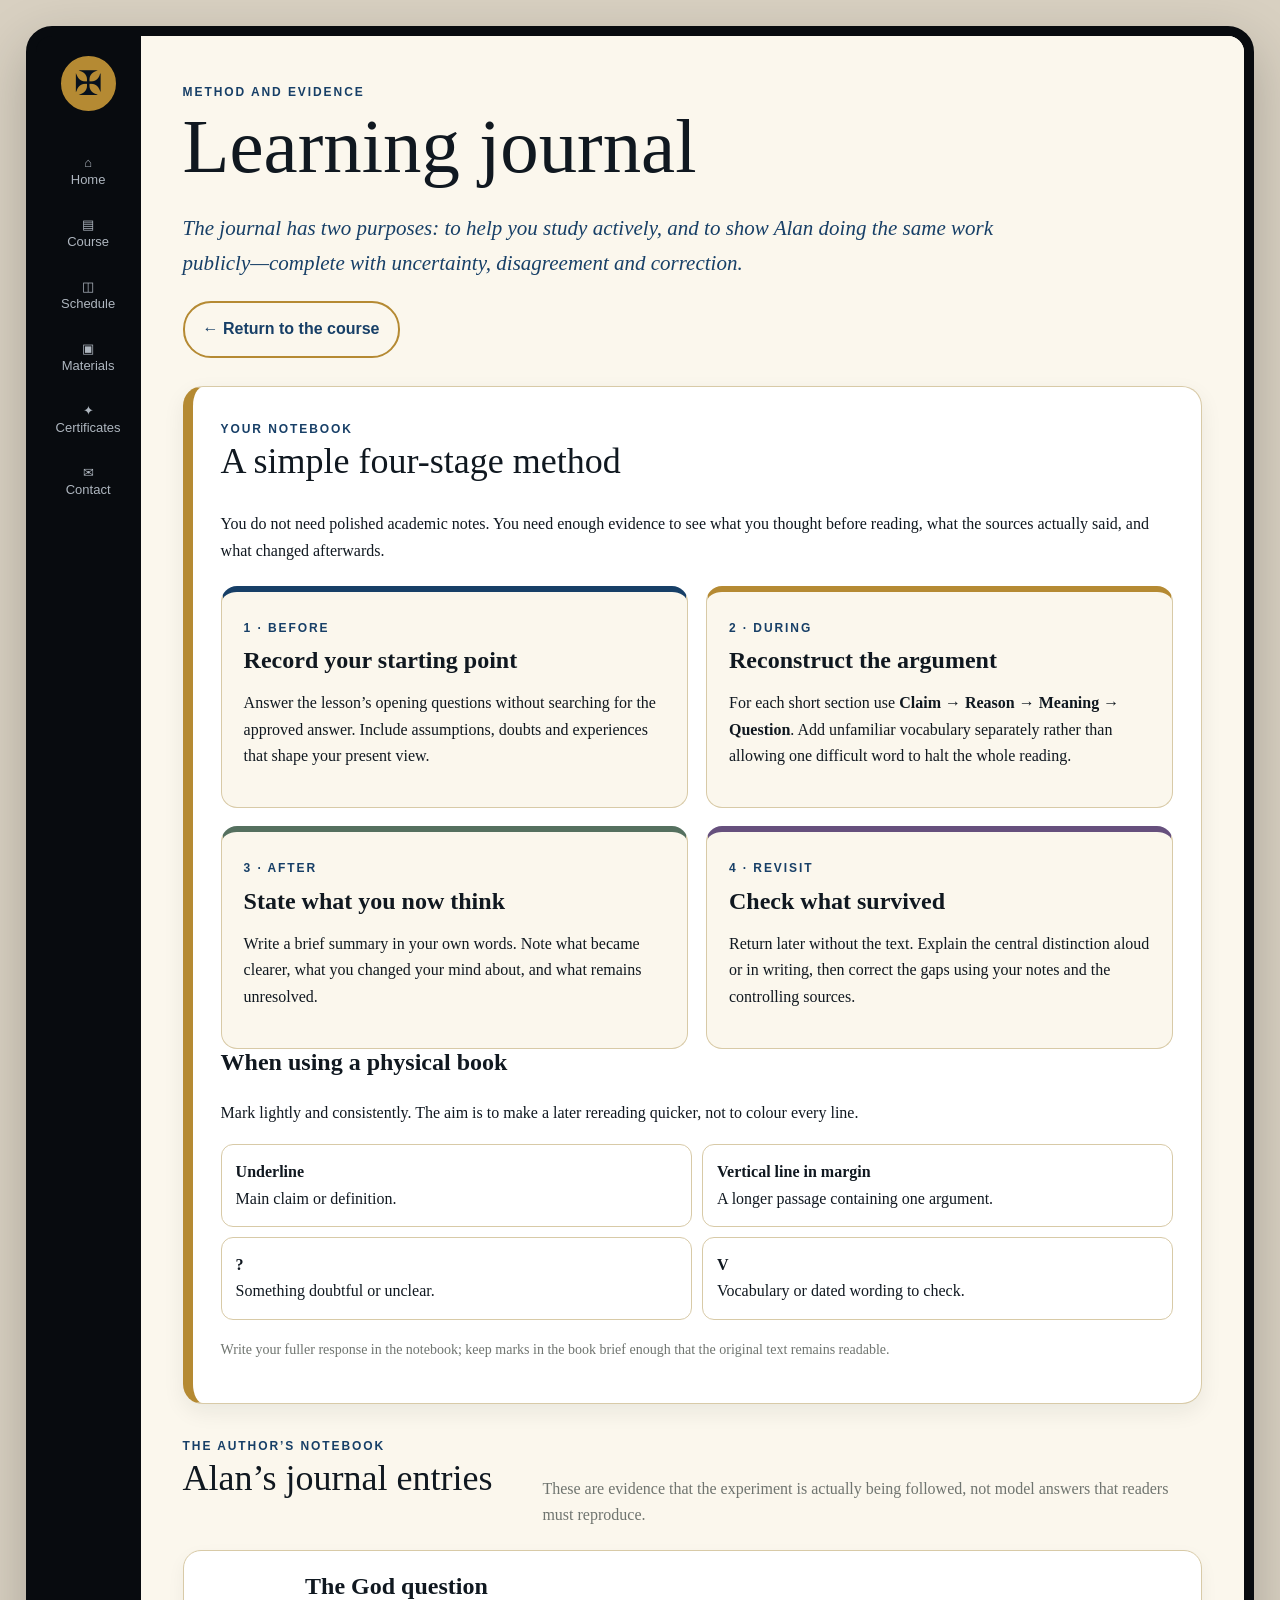
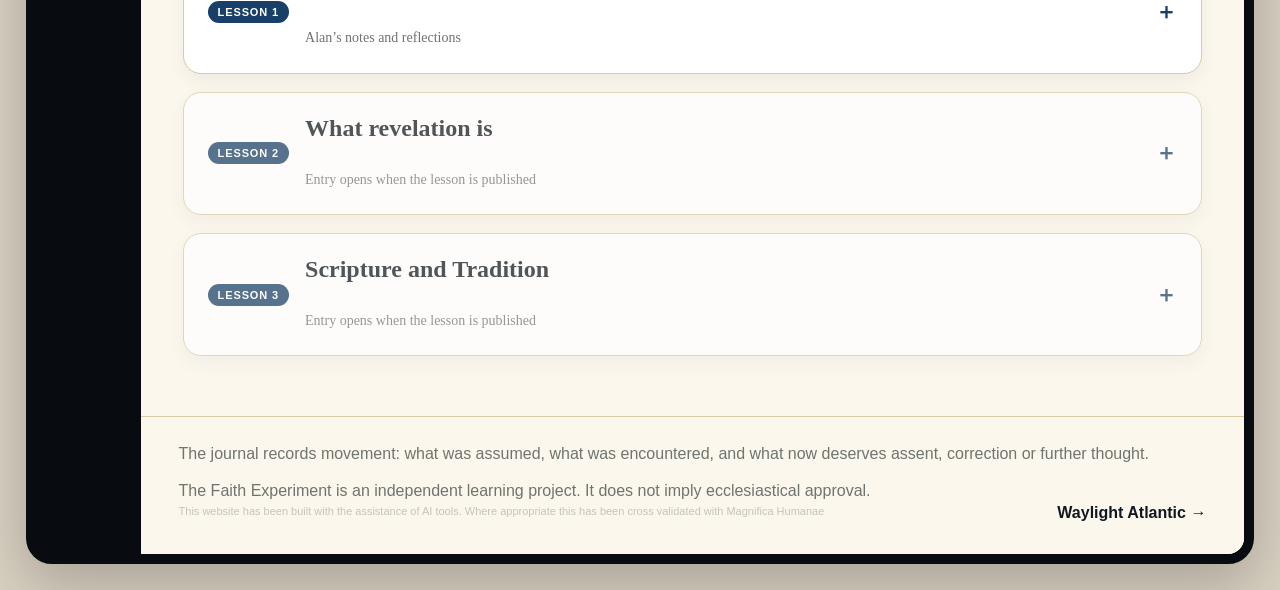
<file: journal.html>
<!doctype html>
<html lang="en-GB">
<head>
<meta charset="utf-8">
<meta name="viewport" content="width=device-width,initial-scale=1">
<title>Journal | The Faith Experiment</title>
<link rel="stylesheet" href="styles.css?v=20260722-1">
<style>
.journal-intro{max-width:860px}.method-panel{margin:28px 0;padding:28px;border:1px solid var(--line);border-left:10px solid var(--gold);border-radius:20px;background:#fff;box-shadow:0 8px 22px rgba(16,24,32,.07)}.method-grid{display:grid;grid-template-columns:repeat(2,minmax(0,1fr));gap:18px;margin-top:22px}.method-card{padding:22px;border:1px solid var(--line);border-top:6px solid var(--c,var(--blue));border-radius:16px;background:var(--paper)}.method-card h3{margin:7px 0}.marking-key{display:grid;grid-template-columns:repeat(2,minmax(0,1fr));gap:10px;margin:18px 0}.marking-key div{padding:14px;border-radius:12px;background:#fff;border:1px solid var(--line)}.journal-entry{margin:18px 0;border:1px solid var(--line);border-radius:18px;background:#fff;overflow:hidden;box-shadow:0 7px 18px rgba(16,24,32,.05)}.journal-entry>summary{list-style:none;cursor:pointer;display:flex;align-items:center;gap:16px;padding:22px 24px}.journal-entry>summary::-webkit-details-marker{display:none}.journal-entry>summary::after{content:'＋';margin-left:auto;color:var(--blue);font:bold 22px Arial,sans-serif}.journal-entry[open]>summary::after{content:'−'}.journal-entry[open]>summary{background:var(--paper-2);border-bottom:1px solid var(--line)}.entry-body{padding:24px}.entry-grid{display:grid;grid-template-columns:repeat(2,minmax(0,1fr));gap:16px}.entry-note{padding:18px;border-radius:14px;background:var(--paper);border-left:5px solid var(--c,var(--blue))}.comparison-prompt{margin-top:22px;padding:18px 20px;border-radius:14px;background:#eef4f8;border-left:5px solid var(--blue)}.coming-soon{opacity:.72}.small-note{font-size:14px;color:var(--stone)}.programme-footer{position:relative;padding:24px 38px 34px;border-top:1px solid var(--line);color:var(--stone);font-family:Arial,sans-serif}.programme-footer span{display:block}.programme-footer .footer-context{margin-bottom:10px}.programme-footer .footer-ai{font-size:11px;line-height:1.45;opacity:.38}.programme-footer .footer-waylight{position:absolute;right:38px;bottom:28px;color:var(--ink);font-weight:800;text-decoration:none}.programme-footer .footer-waylight:hover,.programme-footer .footer-waylight:focus-visible{text-decoration:underline;outline:none}@media(max-width:900px){.method-grid,.entry-grid,.marking-key{grid-template-columns:1fr}.method-panel{padding:22px 18px}.journal-entry>summary{padding:18px 16px}.entry-body{padding:20px 16px}.programme-footer{padding:22px;text-align:center}.programme-footer .footer-waylight{position:static;display:block;margin-top:14px}}
</style>
</head>
<body>
<div class="app">
<nav class="side-nav"><div class="side-logo">✠</div><a href="index.html#home">⌂<br>Home</a><a href="course.html">▤<br>Course</a><a href="index.html#schedule">◫<br>Schedule</a><a href="materials.html">▣<br>Materials</a><a href="index.html#certificates">✦<br>Certificates</a><a href="index.html#contact">✉<br>Contact</a></nav>
<div class="page-shell"><main class="view">
<span class="eyebrow">Method and evidence</span><h1>Learning journal</h1><p class="lead journal-intro">The journal has two purposes: to help you study actively, and to show Alan doing the same work publicly—complete with uncertainty, disagreement and correction.</p><p><a class="back-button" href="course.html">← Return to the course</a></p>
<section class="method-panel"><span class="kicker">Your notebook</span><h2>A simple four-stage method</h2><p>You do not need polished academic notes. You need enough evidence to see what you thought before reading, what the sources actually said, and what changed afterwards.</p><div class="method-grid"><article class="method-card"><span class="kicker">1 · Before</span><h3>Record your starting point</h3><p>Answer the lesson’s opening questions without searching for the approved answer. Include assumptions, doubts and experiences that shape your present view.</p></article><article class="method-card" style="--c:var(--gold)"><span class="kicker">2 · During</span><h3>Reconstruct the argument</h3><p>For each short section use <strong>Claim → Reason → Meaning → Question</strong>. Add unfamiliar vocabulary separately rather than allowing one difficult word to halt the whole reading.</p></article><article class="method-card" style="--c:#55705f"><span class="kicker">3 · After</span><h3>State what you now think</h3><p>Write a brief summary in your own words. Note what became clearer, what you changed your mind about, and what remains unresolved.</p></article><article class="method-card" style="--c:#66507d"><span class="kicker">4 · Revisit</span><h3>Check what survived</h3><p>Return later without the text. Explain the central distinction aloud or in writing, then correct the gaps using your notes and the controlling sources.</p></article></div><h3>When using a physical book</h3><p>Mark lightly and consistently. The aim is to make a later rereading quicker, not to colour every line.</p><div class="marking-key"><div><strong>Underline</strong><br>Main claim or definition.</div><div><strong>Vertical line in margin</strong><br>A longer passage containing one argument.</div><div><strong>?</strong><br>Something doubtful or unclear.</div><div><strong>V</strong><br>Vocabulary or dated wording to check.</div></div><p class="small-note">Write your fuller response in the notebook; keep marks in the book brief enough that the original text remains readable.</p></section>
<section><div class="section-head"><div><span class="kicker">The author’s notebook</span><h2>Alan’s journal entries</h2></div><p>These are evidence that the experiment is actually being followed, not model answers that readers must reproduce.</p></div><details class="journal-entry" id="lesson-01"><summary><span class="label">Lesson 1</span><div><h3>The God question</h3><span class="small-note">Alan’s notes and reflections</span></div></summary><div class="entry-body"><div class="entry-grid"><div class="entry-note"><strong>Before reading</strong><p>Entry awaiting Alan’s genuine starting thoughts.</p></div><div class="entry-note" style="--c:var(--gold)"><strong>What I noticed in Deharbe</strong><p>Claims, vocabulary and points of difficulty will be added after the reading.</p></div><div class="entry-note" style="--c:#55705f"><strong>After the modern sources</strong><p>What the Catechism and Psalms clarified, deepened or expressed differently.</p></div><div class="entry-note" style="--c:#66507d"><strong>What I now think</strong><p>Alan’s final summary, remaining objection and evidence of changed understanding.</p></div></div><div class="comparison-prompt"><strong>Compare without copying:</strong> Did you identify a similar central claim? Did a different objection trouble you? Where did your own understanding change more—or less—than Alan’s?</div></div></details><details class="journal-entry coming-soon"><summary><span class="label">Lesson 2</span><div><h3>What revelation is</h3><span class="small-note">Entry opens when the lesson is published</span></div></summary><div class="entry-body"><p>Awaiting the lesson and Alan’s completed study.</p></div></details><details class="journal-entry coming-soon"><summary><span class="label">Lesson 3</span><div><h3>Scripture and Tradition</h3><span class="small-note">Entry opens when the lesson is published</span></div></summary><div class="entry-body"><p>Awaiting the lesson and Alan’s completed study.</p></div></details></section>
</main><footer class="programme-footer"><span class="footer-context">The journal records movement: what was assumed, what was encountered, and what now deserves assent, correction or further thought.</span><span>The Faith Experiment is an independent learning project. It does not imply ecclesiastical approval.</span><span class="footer-ai">This website has been built with the assistance of AI tools. Where appropriate this has been cross validated with Magnifica Humanae</span><a class="footer-waylight" href="https://www.waylight-atlantic.co.uk/" target="_blank" rel="noopener">Waylight Atlantic →</a></footer></div></div>
<script>if(location.hash){const entry=document.querySelector(location.hash);if(entry&&entry.tagName==='DETAILS'){entry.open=true;setTimeout(()=>entry.scrollIntoView({behavior:'smooth',block:'start'}),80)}}</script>
</body></html>
</file>
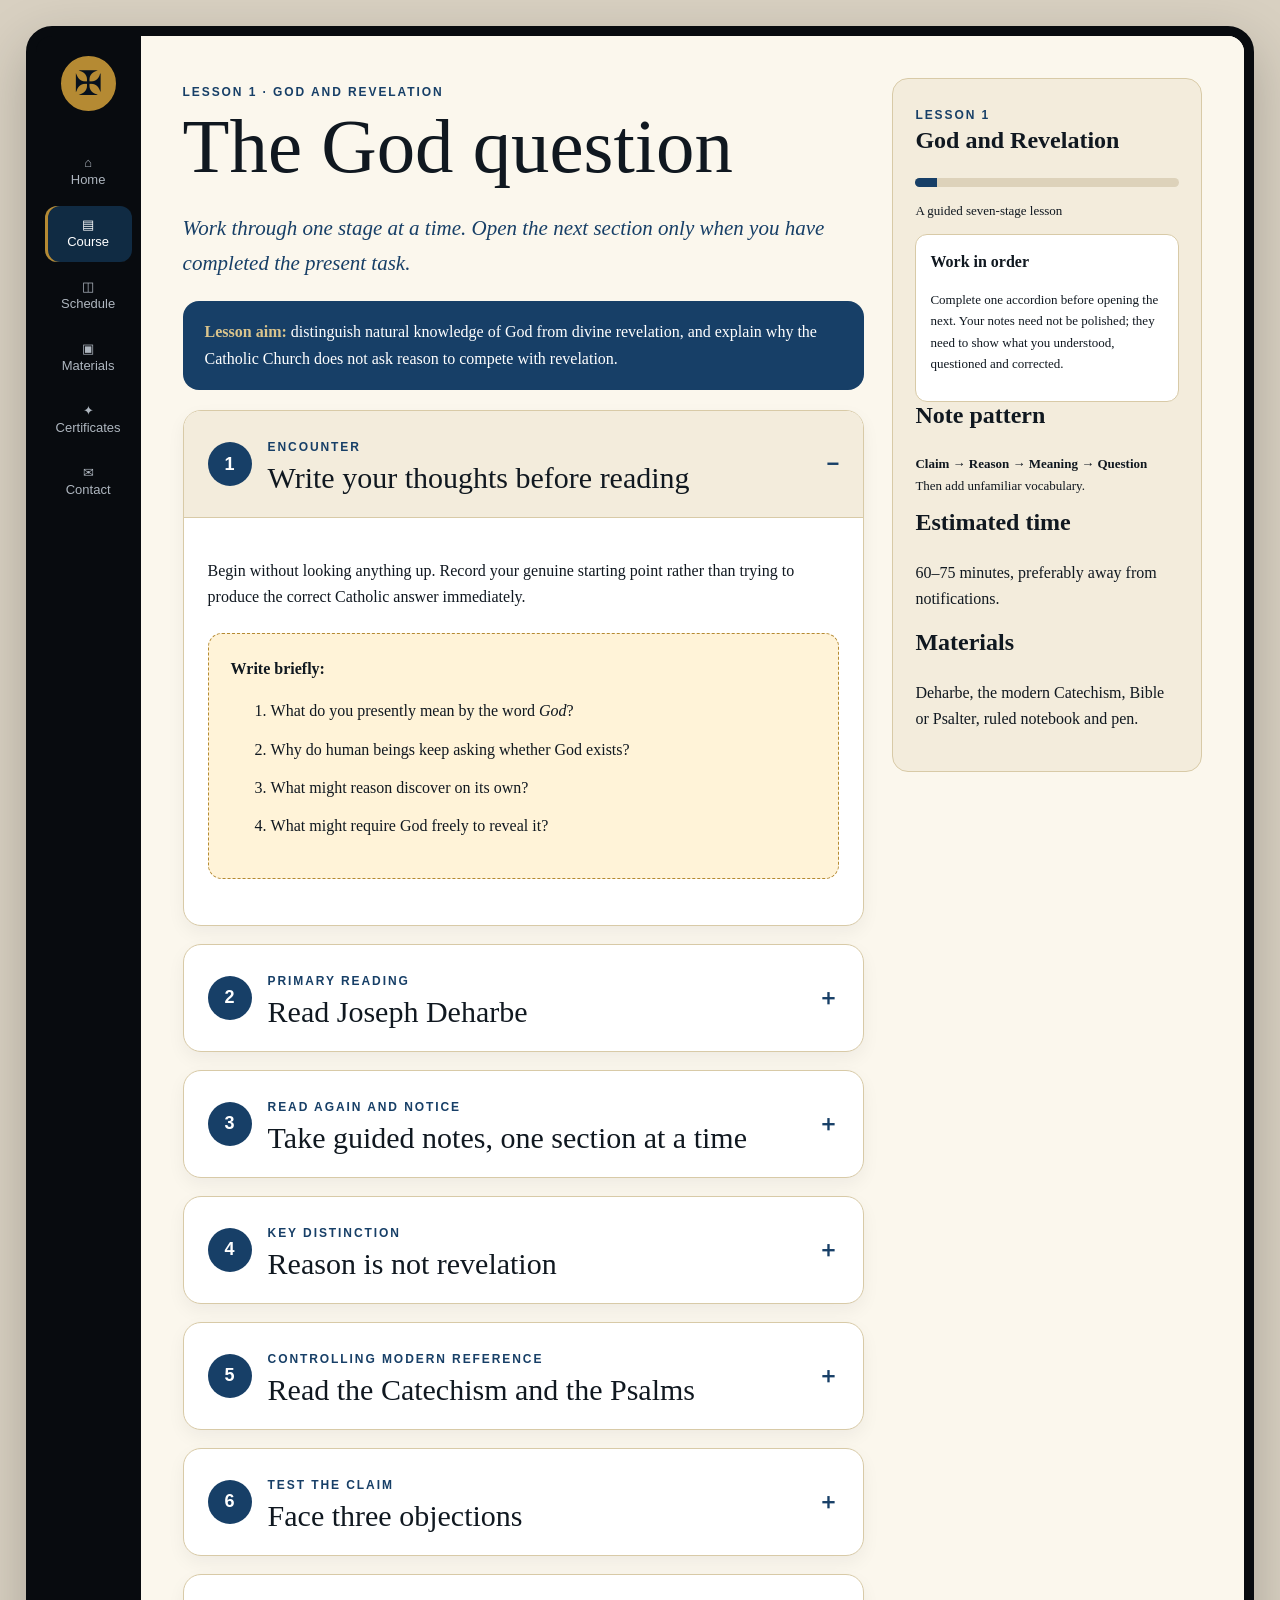
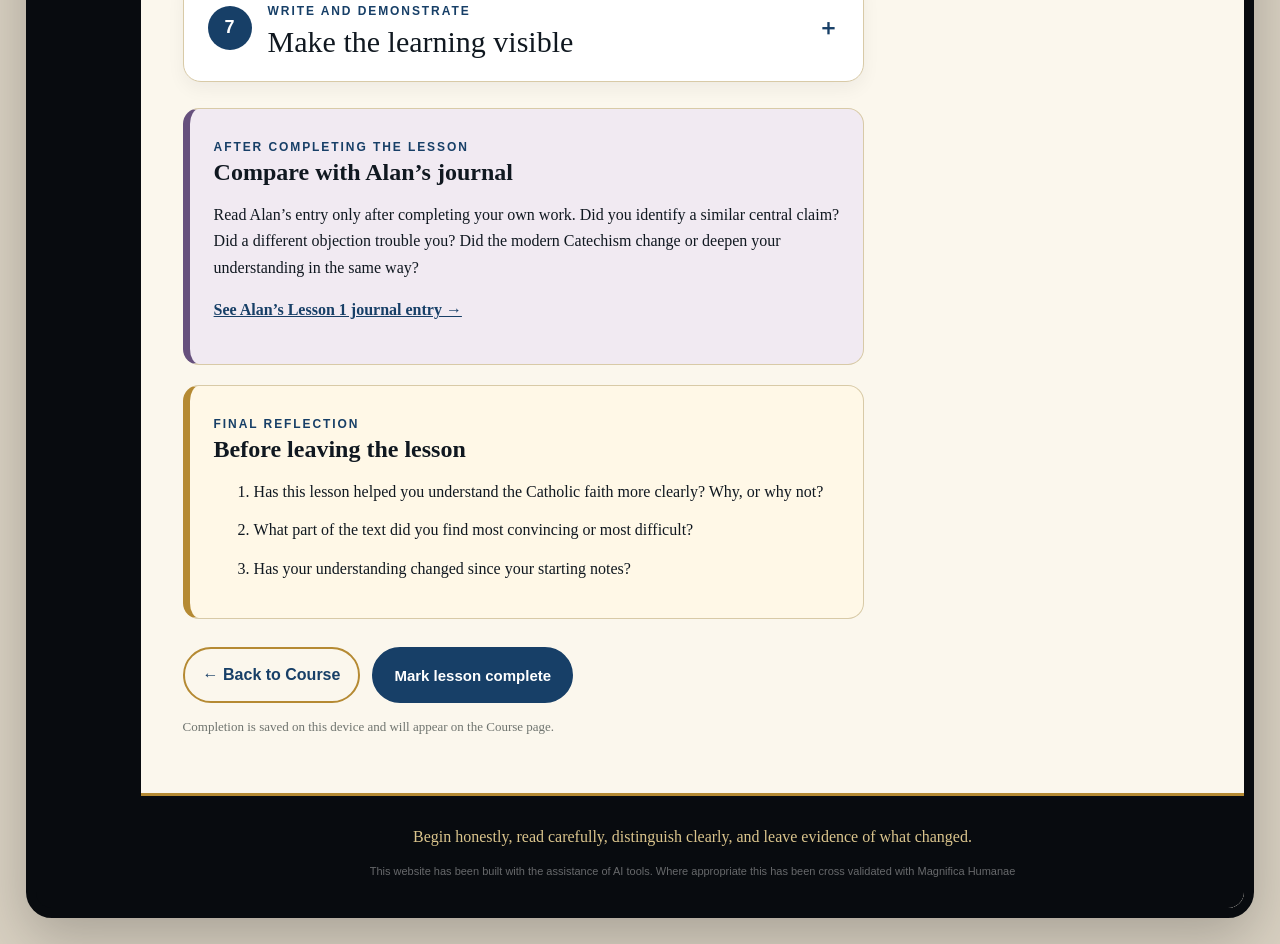
<file: lesson-01.html>
<!doctype html>
<html lang="en-GB">
<head>
<meta charset="utf-8">
<meta name="viewport" content="width=device-width,initial-scale=1">
<title>Lesson 1: The God Question | The Faith Experiment</title>
<link rel="stylesheet" href="styles.css?v=20260722-2">
<style>
.lesson-main .source-box{background:#e8f0f5;border-left-color:#173f67}.lesson-main .notebook-box{background:#fff3d8;border-color:#b58a33}.lesson-tone-blue{background:#eef4f8!important}.lesson-tone-gold{background:#fff5dc!important;--c:var(--gold)}.lesson-tone-green{background:#eef4e9!important;--c:#819766}.lesson-stage{margin:18px 0;border:1px solid var(--line);border-radius:18px;background:#fff;overflow:hidden;box-shadow:0 7px 18px rgba(16,24,32,.05)}.lesson-stage>summary{list-style:none;cursor:pointer;display:flex;align-items:center;gap:16px;padding:22px 24px}.lesson-stage>summary::-webkit-details-marker{display:none}.lesson-stage>summary h2{margin:2px 0 0;font-size:30px}.lesson-stage>summary::after{content:'＋';margin-left:auto;color:var(--blue);font:bold 22px Arial,sans-serif}.lesson-stage[open]>summary::after{content:'−'}.lesson-stage[open]>summary{border-bottom:1px solid var(--line);background:var(--paper-2)}.stage-body{padding:24px}.step-number{display:grid;place-items:center;flex:0 0 44px;width:44px;height:44px;border-radius:50%;background:var(--blue);color:#fff;font:bold 18px Arial,sans-serif}.instruction{padding:20px 22px;margin:20px 0;border-left:6px solid var(--gold);border-radius:14px;background:#fff8e7}.instruction strong{display:block;margin-bottom:6px}.reading-card{padding:24px;border:1px solid var(--line);border-radius:16px;background:#fff}.reading-card a{color:var(--blue);font-weight:bold}.note-method{display:grid;grid-template-columns:repeat(2,minmax(0,1fr));gap:14px;margin:20px 0}.note-method article{padding:18px;border:1px solid var(--line);border-radius:14px;background:#fff}.note-method strong{display:block;color:var(--blue);font-size:18px}.note-example{padding:18px 20px;border-radius:14px;background:#eef4f8;border-left:5px solid var(--blue)}.objection-grid{display:grid;grid-template-columns:repeat(3,minmax(0,1fr));gap:16px;margin:24px 0}.objection-card{padding:22px;border:1px solid var(--line);border-top:6px solid var(--c,var(--blue));border-radius:18px;background:#fff}.journal-invite{margin:26px 0 8px;padding:24px;border:1px solid var(--line);border-left:7px solid #66507d;border-radius:16px;background:#f1eaf2}.journal-invite h3{margin:0 0 8px}.journal-invite a{font-weight:bold;color:var(--blue)}.lesson-reflection{margin:20px 0 8px;padding:24px;border:1px solid var(--line);border-left:7px solid var(--gold);border-radius:16px;background:#fff8e7}.lesson-reflection h3{margin:0 0 10px}.lesson-reflection ol{margin-bottom:0}.lesson-actions{display:flex;gap:12px;flex-wrap:wrap;margin-top:28px}.complete-button{padding:14px 20px;border:2px solid var(--blue);border-radius:28px;background:var(--blue);color:#fff;font:bold 15px Arial,sans-serif;cursor:pointer}.complete-button.done{background:#55705f;border-color:#55705f}.sidebar-note{padding:14px;border-radius:12px;background:#fff;border:1px solid var(--line)}@media(max-width:900px){.objection-grid,.note-method{grid-template-columns:1fr}.lesson-stage>summary{padding:18px 16px;gap:12px}.lesson-stage>summary h2{font-size:24px}.stage-body{padding:20px 16px}.step-number{flex-basis:38px;width:38px;height:38px}}
</style>
</head>
<body data-lesson-id="lesson-01">
<div class="app">
<nav class="side-nav" aria-label="Primary navigation"><div class="side-logo">✠</div><a href="index.html#home">⌂<br>Home</a><a class="on" href="course.html">▤<br>Course</a><a href="index.html#schedule">◫<br>Schedule</a><a href="materials.html">▣<br>Materials</a><a href="index.html#certificates">✦<br>Certificates</a><a href="index.html#contact">✉<br>Contact</a></nav>
<div class="page-shell"><main class="view"><div class="lesson-layout">
<article class="lesson-main">
<span class="eyebrow">Lesson 1 · God and Revelation</span><h1>The God question</h1>
<p class="lead">Work through one stage at a time. Open the next section only when you have completed the present task.</p>
<div class="course-band"><strong>Lesson aim:</strong> distinguish natural knowledge of God from divine revelation, and explain why the Catholic Church does not ask reason to compete with revelation.</div>
<details class="lesson-stage" open><summary><span class="step-number">1</span><div><span class="kicker">Encounter</span><h2>Write your thoughts before reading</h2></div></summary><div class="stage-body"><p>Begin without looking anything up. Record your genuine starting point rather than trying to produce the correct Catholic answer immediately.</p><div class="notebook-box"><strong>Write briefly:</strong><ol class="question-list"><li>What do you presently mean by the word <em>God</em>?</li><li>Why do human beings keep asking whether God exists?</li><li>What might reason discover on its own?</li><li>What might require God freely to reveal it?</li></ol></div></div></details>
<details class="lesson-stage"><summary><span class="step-number">2</span><div><span class="kicker">Primary reading</span><h2>Read Joseph Deharbe</h2></div></summary><div class="stage-body"><div class="reading-card"><p><strong>Read:</strong> Joseph Deharbe, <em>A Complete Catechism of the Catholic Religion</em>, First Article, section 1, questions 3–8.</p><p><a href="https://en.wikisource.org/wiki/A_Complete_Catechism_of_the_Catholic_Religion/First_Article" target="_blank" rel="noopener">Open the assigned Deharbe reading →</a></p><p class="small"><strong>Using a physical copy?</strong> Find First Article, §1, questions 3–8. Page numbers vary between editions.</p></div><div class="instruction"><strong>First reading:</strong> read slowly from beginning to end without stopping to solve every difficulty. Try to grasp the direction of the argument.</div></div></details>
<details class="lesson-stage"><summary><span class="step-number">3</span><div><span class="kicker">Read again and notice</span><h2>Take guided notes, one section at a time</h2></div></summary><div class="stage-body"><p>Read the passage again in short sections—usually one question and answer, or one paragraph, at a time. After each section, pause and write four brief lines.</p><div class="note-method"><article><strong>1. Claim</strong><span>What is the author saying?</span><p>Write one sentence in your own words. Do not copy unless a phrase is especially important.</p></article><article><strong>2. Reason</strong><span>Why does he say it?</span><p>Record the example, argument, distinction or evidence he uses.</p></article><article><strong>3. Meaning</strong><span>Why does it matter?</span><p>State what this changes or clarifies about the Catholic understanding of God.</p></article><article><strong>4. Question</strong><span>What remains unclear?</span><p>Write one doubt, objection or point that needs checking.</p></article></div><div class="instruction"><strong>Vocabulary line:</strong> beneath those four notes, list any unfamiliar word, dated expression or theological term. Underline it in a physical copy or write it exactly as it appears online. Look it up only after you have finished that short section.</div><div class="note-example"><strong>Keep each set compact.</strong><p>A useful target is four to six handwritten lines per section. The purpose is to reconstruct the argument, not transcribe the book.</p></div><div class="notebook-box"><strong>At the end of the whole reading, add:</strong><ul><li>a five-sentence summary of Deharbe’s overall argument;</li><li>the strongest claim in the passage;</li><li>the claim you find least convincing or least clear;</li><li>your vocabulary list.</li></ul></div></div></details>
<details class="lesson-stage"><summary><span class="step-number">4</span><div><span class="kicker">Key distinction</span><h2>Reason is not revelation</h2></div></summary><div class="stage-body"><p>Before consulting the modern sources, make the central distinction visible.</p><div class="grid"><article class="card lesson-tone-blue"><h3>Natural knowledge</h3><p>Reason can move from creation, causality, contingency, order, moral experience and the desire for truth towards genuine knowledge that God exists.</p></article><article class="card lesson-tone-gold"><h3>Divine revelation</h3><p>God freely discloses himself and his saving purpose. The Trinity and the mystery of Christ cannot be deduced merely from nature.</p></article><article class="card lesson-tone-green"><h3>Faith</h3><p>Faith is the grace-enabled human response to God who reveals, involving intellect, will, trust and the whole person.</p></article></div><div class="instruction"><strong>Why this is more surprising than it first appears:</strong> Catholic thought does not begin by asking reason to stand aside. It claims that reason can genuinely reach towards God, while also insisting that knowing God exists is not the same as knowing who God is or what God intends.</div><div class="instruction"><strong>Write one sentence for each term</strong> without copying the wording above. Then draw arrows showing how reason, revelation and faith relate without collapsing into one another.</div></div></details>
<details class="lesson-stage"><summary><span class="step-number">5</span><div><span class="kicker">Controlling modern reference</span><h2>Read the Catechism and the Psalms</h2></div></summary><div class="stage-body"><div class="source-box"><p><strong>Read:</strong> <a href="https://www.vatican.va/content/catechism/en/part_one/section_one/chapter_one.html" target="_blank" rel="noopener"><em>Catechism of the Catholic Church</em>, paragraphs 27–49</a>.</p><p><strong>Then read:</strong> Psalm 19:1–4 and Psalm 8.</p><p><strong>Optional supporting texts:</strong> Wisdom 13:1–9; Romans 1:19–21; Acts 17:22–28.</p></div><p><strong>The modern Catechism is the authoritative reference for how the Church presents this teaching today.</strong></p><p>The substance has not changed: the Church still teaches that human reason can reach genuine knowledge of God from creation, while revelation draws humanity into knowledge and communion that reason alone could not attain.</p><div class="quote">The modern Catechism expresses the same doctrine with unusual beauty: the desire for God is written in the human heart, creation bears witness to its Creator, and reason remains capable of recognising that witness.</div><div class="instruction"><strong>Compare the sources:</strong> note one point where Deharbe and the modern Catechism clearly agree, one place where the Catechism expresses the teaching more fully or beautifully, and one image from the Psalms that makes the idea memorable.</div></div></details>
<details class="lesson-stage"><summary><span class="step-number">6</span><div><span class="kicker">Test the claim</span><h2>Face three objections</h2></div></summary><div class="stage-body"><div class="objection-grid"><article class="objection-card" style="--c:var(--blue)"><h3>“Science has explained God away.”</h3><p>Does explaining how a process works answer why there is a reality capable of process at all?</p></article><article class="objection-card" style="--c:var(--gold)"><h3>“Faith means believing without evidence.”</h3><p>Is that the Catholic account of faith, or a modern caricature of it?</p></article><article class="objection-card" style="--c:#819766"><h3>“If reason can know God, revelation is unnecessary.”</h3><p>Does knowing that someone exists amount to knowing that person’s inner life and purpose?</p></article></div><div class="instruction"><strong>Choose the strongest objection.</strong> First explain why an intelligent person might find it persuasive. Then answer it using the distinctions and sources from this lesson.</div></div></details>
<details class="lesson-stage"><summary><span class="step-number">7</span><div><span class="kicker">Write and demonstrate</span><h2>Make the learning visible</h2></div></summary><div class="stage-body"><div class="note-template"><div><h3>Notebook task</h3><p>Define natural knowledge, revelation and faith in your own words.</p><p>Summarise Deharbe’s argument in no more than five sentences.</p><p>Record one objection you still find serious.</p></div><div><h3>Demonstration</h3><p>Without notes, explain in two minutes why Catholicism does not present faith and reason as enemies.</p><p>Then reopen your notes and write one paragraph correcting or improving what you said.</p></div></div></div></details>
<div class="journal-invite"><span class="kicker">After completing the lesson</span><h3>Compare with Alan’s journal</h3><p>Read Alan’s entry only after completing your own work. Did you identify a similar central claim? Did a different objection trouble you? Did the modern Catechism change or deepen your understanding in the same way?</p><p><a href="journal.html#lesson-01">See Alan’s Lesson 1 journal entry →</a></p></div>
<div class="lesson-reflection"><span class="kicker">Final reflection</span><h3>Before leaving the lesson</h3><ol class="question-list"><li>Has this lesson helped you understand the Catholic faith more clearly? Why, or why not?</li><li>What part of the text did you find most convincing or most difficult?</li><li>Has your understanding changed since your starting notes?</li></ol></div>
<div class="lesson-actions"><a class="back-button" href="course.html">← Back to Course</a><button id="complete-lesson" class="complete-button" type="button">Mark lesson complete</button></div><p id="complete-note" class="small muted">Completion is saved on this device and will appear on the Course page.</p>
</article>
<aside class="sidebar"><span class="kicker">Lesson 1</span><h3>God and Revelation</h3><div class="progress"><span style="width:8%"></span></div><p class="small">A guided seven-stage lesson</p><div class="sidebar-note"><strong>Work in order</strong><p class="small">Complete one accordion before opening the next. Your notes need not be polished; they need to show what you understood, questioned and corrected.</p></div><h3>Note pattern</h3><p class="small"><strong>Claim → Reason → Meaning → Question</strong><br>Then add unfamiliar vocabulary.</p><h3>Estimated time</h3><p>60–75 minutes, preferably away from notifications.</p><h3>Materials</h3><p>Deharbe, the modern Catechism, Bible or Psalter, ruled notebook and pen.</p></aside>
</div></main><footer class="footer">Begin honestly, read carefully, distinguish clearly, and leave evidence of what changed.</footer></div></div>
<script>
(() => {
  const key='faith-experiment-completed-lessons', id='lesson-01', button=document.querySelector('#complete-lesson');
  let completed; try{completed=new Set(JSON.parse(localStorage.getItem(key)||'[]'))}catch{completed=new Set()}
  function render(){const done=completed.has(id);button.classList.toggle('done',done);button.textContent=done?'Lesson completed ✓':'Mark lesson complete';button.setAttribute('aria-pressed',String(done))}
  button.addEventListener('click',()=>{completed.has(id)?completed.delete(id):completed.add(id);localStorage.setItem(key,JSON.stringify([...completed]));render()});render();
})();
</script>
</body></html>
</file>
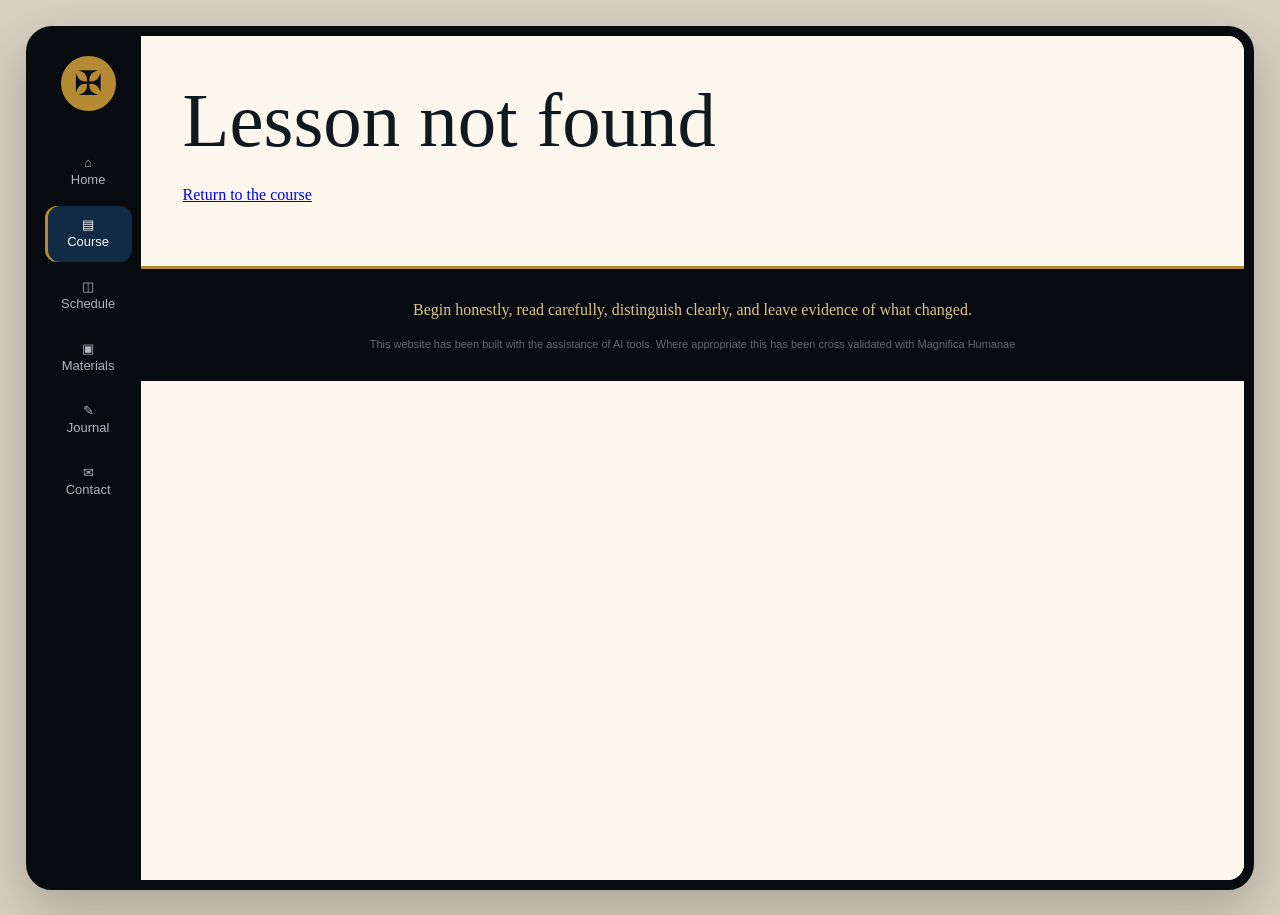
<file: lesson.html>
<!doctype html><html lang="en-GB"><head><meta charset="utf-8"><meta name="viewport" content="width=device-width,initial-scale=1"><title>Lesson | The Faith Experiment</title><link rel="stylesheet" href="styles.css?v=20260720-6"><style>.lesson-main .source-box{background:#e8f0f5;border-left-color:#173f67}.lesson-main .notebook-box{background:#fff3d8;border-color:#b58a33}.lesson-tone-blue{background:#eef4f8!important}.lesson-tone-gold{background:#fff5dc!important;--c:var(--gold)}.lesson-tone-green{background:#eef4e9!important;--c:#819766}.lesson-stage{margin:18px 0;border:1px solid var(--line);border-radius:18px;background:#fff;overflow:hidden;box-shadow:0 7px 18px rgba(16,24,32,.05)}.lesson-stage>summary{list-style:none;cursor:pointer;display:flex;align-items:center;gap:16px;padding:22px 24px}.lesson-stage>summary::-webkit-details-marker{display:none}.lesson-stage>summary h2{margin:2px 0 0;font-size:30px}.lesson-stage>summary::after{content:'＋';margin-left:auto;color:var(--blue);font:bold 22px Arial,sans-serif}.lesson-stage[open]>summary::after{content:'−'}.lesson-stage[open]>summary{border-bottom:1px solid var(--line);background:var(--paper-2)}.stage-body{padding:24px}.step-number{display:grid;place-items:center;flex:0 0 44px;width:44px;height:44px;border-radius:50%;background:var(--blue);color:#fff;font:bold 18px Arial,sans-serif}.instruction{padding:20px 22px;margin:20px 0;border-left:6px solid var(--gold);border-radius:14px;background:#fff8e7}.instruction strong{display:block;margin-bottom:6px}.reading-card{padding:24px;border:1px solid var(--line);border-radius:16px;background:#fff}.reading-card a{color:var(--blue);font-weight:bold}.note-method{display:grid;grid-template-columns:repeat(2,minmax(0,1fr));gap:14px;margin:20px 0}.note-method article{padding:18px;border:1px solid var(--line);border-radius:14px;background:#fff}.note-method strong{display:block;color:var(--blue);font-size:18px}.objection-grid{display:grid;grid-template-columns:repeat(3,minmax(0,1fr));gap:16px;margin:24px 0}.objection-card{padding:22px;border:1px solid var(--line);border-top:6px solid var(--c,var(--blue));border-radius:18px;background:#fff}.journal-invite{margin:26px 0 8px;padding:24px;border:1px solid var(--line);border-left:7px solid #66507d;border-radius:16px;background:#f1eaf2}.journal-invite h3{margin:0 0 8px}.journal-invite a{font-weight:bold;color:var(--blue)}.lesson-reflection{margin:20px 0 8px;padding:24px;border:1px solid var(--line);border-left:7px solid var(--gold);border-radius:16px;background:#fff8e7}.lesson-reflection h3{margin:0 0 10px}.lesson-actions{display:flex;gap:12px;flex-wrap:wrap;margin-top:28px}.complete-button{padding:14px 20px;border:2px solid var(--blue);border-radius:28px;background:var(--blue);color:#fff;font:bold 15px Arial,sans-serif;cursor:pointer}.complete-button.done{background:#55705f;border-color:#55705f}.sidebar-note{padding:14px;border-radius:12px;background:#fff;border:1px solid var(--line)}@media(max-width:900px){.objection-grid,.note-method{grid-template-columns:1fr}.lesson-stage>summary{padding:18px 16px;gap:12px}.lesson-stage>summary h2{font-size:24px}.stage-body{padding:20px 16px}.step-number{flex-basis:38px;width:38px;height:38px}}</style></head><body><div class="app"><nav class="side-nav"><div class="side-logo">✠</div><a href="index.html#home">⌂<br>Home</a><a class="on" href="course.html">▤<br>Course</a><a href="index.html#schedule">◫<br>Schedule</a><a href="materials.html">▣<br>Materials</a><a href="journal.html">✎<br>Journal</a><a href="index.html#contact">✉<br>Contact</a></nav><div class="page-shell"><main class="view" id="lesson-root"></main><footer class="footer">Begin honestly, read carefully, distinguish clearly, and leave evidence of what changed.</footer></div></div><script>
const L={
2:{title:'What revelation is',module:'God and Revelation',aim:'understand revelation as God freely making himself and his saving purpose known, rather than merely supplying religious information.',reading:'Joseph Deharbe, Part I, Chapter I, §§1–3: faith, its object and mysteries.',url:'https://en.wikisource.org/wiki/A_Complete_Catechism_of_the_Catholic_Religion/Chapter_1:_On_Faith_in_General',ccc:'Catechism of the Catholic Church, 50–73',bible:'Exodus 3:1–15 and Hebrews 1:1–3',points:['God acts and speaks','God reveals himself','Faith is a human response'],surprise:'A letter can communicate facts about its writer; a relationship allows the writer to give something of himself. Catholic revelation claims something closer to the second.',obs:['“Religion is only humanity searching for God.”','“Revelation would destroy human freedom.”','“Private experience is enough.”'],demo:'Explain the difference between God revealing facts and God revealing himself.'},
3:{title:'Scripture and Tradition',module:'God and Revelation',aim:'explain how one apostolic revelation is handed on through Sacred Scripture and Sacred Tradition within the Church.',reading:'Joseph Deharbe, Part I, Chapter I, §§4–5: Holy Scripture and Tradition.',url:'https://en.wikisource.org/wiki/A_Complete_Catechism_of_the_Catholic_Religion/Chapter_1:_On_Faith_in_General',ccc:'Catechism of the Catholic Church, 74–100',bible:'2 Thessalonians 2:15 and 2 Timothy 3:14–17',points:['Scripture is inspired and written','Tradition hands on the apostolic faith','The Magisterium serves the Word'],surprise:'The New Testament did not fall from the sky as a completed volume. It arose within the preaching, worship and memory of the apostolic Church.',obs:['“Tradition is only human custom.”','“The Bible needs no interpretation.”','“The Magisterium stands above Scripture.”'],demo:'Draw a simple diagram showing Scripture, Tradition and the Magisterium without treating them as rival authorities.'},
4:{title:'Who is Jesus?',module:'Christ and Salvation',aim:'explain why the Church professes Jesus Christ as one divine Person who is truly God and truly human.',reading:'Joseph Deharbe, Second Article, especially §§1–3: Jesus Christ, true God and true man.',url:'https://en.wikisource.org/wiki/A_Complete_Catechism_of_the_Catholic_Religion/Second_Article',ccc:'Catechism of the Catholic Church, 422–483',bible:'John 1:1–18 and Philippians 2:5–11',points:['One divine Person','A true divine nature','A true human nature'],surprise:'Christianity does not present Jesus as halfway between God and humanity. Its more difficult claim is that he is fully both.',obs:['“Jesus was only a moral teacher.”','“Divinity makes his humanity unreal.”','“The doctrine was invented later.”'],demo:'Explain why “true God and true man” is more precise than saying Jesus was partly God and partly human.'},
5:{title:'Cross and Resurrection',module:'Christ and Salvation',aim:'understand why the death and Resurrection of Christ form one saving mystery at the centre of Christian faith.',reading:'Joseph Deharbe, Fourth and Fifth Articles: the Passion, death, burial, descent and Resurrection of Christ.',url:'https://en.wikisource.org/wiki/A_Complete_Catechism_of_the_Catholic_Religion',ccc:'Catechism of the Catholic Church, 571–658',bible:'Mark 15:33–16:8 and 1 Corinthians 15:1–20',points:['A real human death','A saving self-offering','A real Resurrection'],surprise:'The earliest Christians did not hide the shame of crucifixion. They made it the place where divine love, human violence and forgiveness collide.',obs:['“A loving God would not require sacrifice.”','“The Resurrection is only a symbol.”','“The Cross was merely political failure.”'],demo:'Explain how the Cross and Resurrection belong together rather than forming two separate messages.'},
6:{title:'Grace and freedom',module:'Christ and Salvation',aim:'distinguish God’s free gift of grace from human response, and show how grace heals rather than abolishes freedom.',reading:'Joseph Deharbe, Part III, Chapter I: grace, its necessity, action and human cooperation.',url:'https://en.wikisource.org/wiki/A_Complete_Catechism_of_the_Catholic_Religion',ccc:'Catechism of the Catholic Church, 1987–2029',bible:'John 15:1–11 and Ephesians 2:4–10',points:['Grace is freely given','Freedom truly responds','Merit begins in grace'],surprise:'A gift can be entirely unearned and still require a real response. Catholic teaching insists on both truths.',obs:['“Grace makes effort irrelevant.”','“Good works purchase salvation.”','“Freedom requires independence from God.”'],demo:'Explain why Catholic teaching rejects both self-salvation and a passive idea of faith.'},
7:{title:'Why matter matters',module:'Sacraments and Christian Life',aim:'explain why the Church believes created matter and visible signs can communicate invisible grace.',reading:'Joseph Deharbe, Part III, Chapter II, opening questions on the sacraments.',url:'https://en.wikisource.org/wiki/A_Complete_Catechism_of_the_Catholic_Religion/Chap._II._The_Sacraments',ccc:'Catechism of the Catholic Church, 1066–1134 and 1210–1212',bible:'John 1:14 and John 9:1–7',points:['Creation is good','Christ uses visible signs','Sacraments communicate grace'],surprise:'Catholic worship takes physical reality unusually seriously. Bodies, gestures and objects are not distractions from spiritual life; they can become its instruments.',obs:['“Rituals cannot change the soul.”','“Matter is too ordinary for grace.”','“Sacraments are only community symbols.”'],demo:'Choose one sacramental sign and explain what it reveals through the senses.'},
8:{title:'The Eucharistic centre',module:'Sacraments and Christian Life',aim:'explain how the Eucharist is simultaneously memorial, sacrifice, real presence and communion.',reading:'Joseph Deharbe, Part III, Chapter II, The Holy Eucharist, §§1–3.',url:'https://en.wikisource.org/wiki/A_Complete_Catechism_of_the_Catholic_Religion/Chap._II._The_Sacraments',ccc:'Catechism of the Catholic Church, 1322–1419',bible:'John 6:22–59 and 1 Corinthians 11:23–29',points:['Christ is truly present','The one sacrifice is made present','Communion unites Christ and Church'],surprise:'The Eucharist refuses the usual choice between symbol and reality. Its signs remain visible while the Church claims that what they signify is truly given.',obs:['“It is only a memorial meal.”','“The Mass crucifies Christ again.”','“Real Presence is medieval.”'],demo:'Explain how memorial, sacrifice, presence and communion describe one mystery.'},
9:{title:'Conscience and virtue',module:'Sacraments and Christian Life',aim:'understand conscience as a judgement that must be formed, and virtue as stable freedom for the good.',reading:'Joseph Deharbe, Part II, Chapter I and selected commandments: law, charity, sin and responsibility.',url:'https://en.wikisource.org/wiki/A_Complete_Catechism_of_the_Catholic_Religion/Chap._I._The_Commandments_in_General_and_the_Chief_Commandment%2C',ccc:'Catechism of the Catholic Church, 1730–1802',bible:'Romans 12:1–2 and Matthew 22:34–40',points:['Freedom seeks the good','Conscience judges acts','Virtue forms character'],surprise:'Conscience is often used to end an argument. Catholic teaching uses it to begin a demanding process of judgement, formation and responsibility.',obs:['“A sincere conscience makes any act right.”','“Rules remove the need for judgement.”','“Virtue is only respectable behaviour.”'],demo:'Explain the difference between a sincere conscience and a well-formed conscience.'},
10:{title:'Learning to pray',module:'Prayer and Mission',aim:'understand prayer as a living relationship with God rather than a technique for supplying information or controlling outcomes.',reading:'Joseph Deharbe, Part III, teaching on prayer and the Lord’s Prayer.',url:'https://en.wikisource.org/wiki/A_Complete_Catechism_of_the_Catholic_Religion',ccc:'Catechism of the Catholic Church, 2558–2865',bible:'Luke 11:1–13 and Psalm 63',points:['Prayer is relationship','Christ teaches prayer','The Church forms prayer'],surprise:'Prayer appears inefficient because it is not primarily a technique for controlling outcomes. It is the practice of receiving life as relationship and gift.',obs:['“Prayer is talking to oneself.”','“Prayer should produce predictable results.”','“Learned prayer is less authentic.”'],demo:'Explain what changes when prayer is understood as relationship rather than information.'},
11:{title:'The common good',module:'Prayer and Mission',aim:'explain the common good through human dignity, solidarity and subsidiarity without reducing Catholic social teaching to party politics.',reading:'Joseph Deharbe, Part II, the chief commandment of charity and social duties within the commandments.',url:'https://en.wikisource.org/wiki/A_Complete_Catechism_of_the_Catholic_Religion/Chap._I._The_Commandments_in_General_and_the_Chief_Commandment%2C',ccc:'Catechism of the Catholic Church, 1877–1948 and 2401–2463',bible:'Acts 2:42–47 and Matthew 25:31–46',points:['Every person has dignity','Society serves flourishing','Solidarity and subsidiarity belong together'],surprise:'Catholic social teaching begins before party politics. It asks what human beings are, what society is for and which duties cannot be reduced to private preference.',obs:['“The common good means majority benefit.”','“Charity is private and justice political.”','“Subsidiarity only means smaller government.”'],demo:'Apply dignity, solidarity and subsidiarity to one ordinary local issue without naming a political party.'},
12:{title:'The lay apostolate',module:'Prayer and Mission',aim:'understand how Baptism gives lay Catholics a real vocation to serve Christ within family, work, parish and public life.',reading:'Joseph Deharbe, concluding teaching on Christian life, vocation and the duties of one’s state in life.',url:'https://en.wikisource.org/wiki/A_Complete_Catechism_of_the_Catholic_Religion',ccc:'Catechism of the Catholic Church, 897–913',bible:'Matthew 5:13–16 and 1 Peter 2:4–10',points:['Baptism gives a mission','The temporal order is a lay field','Apostolate begins in ordinary duties'],surprise:'Most Catholic witness happens where a priest is not present and may never be present: homes, workplaces, neighbourhoods and civic life.',obs:['“Mission belongs mainly to clergy.”','“Secular work is spiritually second-rate.”','“Apostolate means constant argument.”'],demo:'Name one ordinary responsibility through which a lay person can serve Christ’s mission without turning it into a performance.'}}
const n=Number(new URLSearchParams(location.search).get('n')),d=L[n],root=document.querySelector('#lesson-root');if(!d){root.innerHTML='<h1>Lesson not found</h1><p><a href="course.html">Return to the course</a></p>';throw new Error('Invalid lesson')}
document.title=`Lesson ${n}: ${d.title} | The Faith Experiment`;document.body.dataset.lessonId=`lesson-${String(n).padStart(2,'0')}`;const cards=d.points.map((p,i)=>`<article class="card lesson-tone-${['blue','gold','green'][i]}"><h3>${p}</h3><p>Rewrite this point in plain English and identify what it adds to the lesson.</p></article>`).join('');const obs=d.obs.map((o,i)=>`<article class="objection-card" style="--c:${['var(--blue)','var(--gold)','#819766'][i]}"><h3>${o}</h3><p>What distinction or evidence would be needed to test this claim fairly?</p></article>`).join('');root.innerHTML=`<div class="lesson-layout"><article class="lesson-main"><span class="eyebrow">Lesson ${n} · ${d.module}</span><h1>${d.title}</h1><p class="lead">Work through one stage at a time. Open the next section only when you have completed the present task.</p><div class="course-band"><strong>Lesson aim:</strong> ${d.aim}</div><details class="lesson-stage" open><summary><span class="step-number">1</span><div><span class="kicker">Encounter</span><h2>Begin with the question</h2></div></summary><div class="stage-body"><p>Before reading, record your present view without trying to produce the approved Catholic wording.</p><div class="notebook-box"><strong>Write briefly:</strong><ol class="question-list"><li>What do you presently think about this subject?</li><li>What do you think the Church teaches?</li><li>Which part seems obvious, difficult or surprising?</li><li>What would count as a satisfactory explanation?</li></ol></div></div></details><details class="lesson-stage"><summary><span class="step-number">2</span><div><span class="kicker">Primary reading</span><h2>Read Joseph Deharbe</h2></div></summary><div class="stage-body"><div class="reading-card"><p><strong>Read:</strong> ${d.reading}</p><p><a href="${d.url}" target="_blank" rel="noopener">Open the Deharbe text →</a></p><p class="small">Use the named part, chapter and section rather than page numbers, which vary by edition.</p></div><div class="instruction"><strong>First reading:</strong> read through once to grasp the direction of the argument before stopping to resolve every difficulty.</div></div></details><details class="lesson-stage"><summary><span class="step-number">3</span><div><span class="kicker">Read again and notice</span><h2>Take guided notes</h2></div></summary><div class="stage-body"><p>Read again in short sections. After each section, write four compact lines.</p><div class="note-method"><article><strong>1. Claim</strong><p>What is the author saying?</p></article><article><strong>2. Reason</strong><p>Why does he say it?</p></article><article><strong>3. Meaning</strong><p>Why does it matter?</p></article><article><strong>4. Question</strong><p>What remains unclear or needs checking?</p></article></div><div class="instruction"><strong>Vocabulary line:</strong> list unfamiliar Catholic or theological terms and consult the site glossary after attempting their meaning from context.</div><div class="notebook-box"><strong>At the end, add:</strong><ul><li>a five-sentence summary;</li><li>the strongest claim;</li><li>the least clear or least convincing claim;</li><li>your vocabulary list.</li></ul></div></div></details><details class="lesson-stage"><summary><span class="step-number">4</span><div><span class="kicker">Reveal the structure</span><h2>Make the central distinctions visible</h2></div></summary><div class="stage-body"><div class="grid">${cards}</div><div class="instruction"><strong>Why this is more interesting than it first appears:</strong> ${d.surprise}</div><div class="instruction"><strong>In your notebook:</strong> rewrite the three ideas in plain English and show how they belong together.</div></div></details><details class="lesson-stage"><summary><span class="step-number">5</span><div><span class="kicker">Controlling modern reference</span><h2>Read the Catechism and Scripture</h2></div></summary><div class="stage-body"><div class="source-box"><p><strong>Read:</strong> <a href="https://www.vatican.va/content/catechism/en.html" target="_blank" rel="noopener">${d.ccc}</a>.</p><p><strong>Then read:</strong> ${d.bible}.</p></div><p><strong>The modern Catechism is the authoritative reference for how the Church presents this teaching today.</strong></p><div class="instruction"><strong>Compare:</strong> note one clear agreement, one point the Catechism explains more fully, and one scriptural image or phrase that makes the teaching memorable.</div></div></details><details class="lesson-stage"><summary><span class="step-number">6</span><div><span class="kicker">Test the claim</span><h2>Face three objections</h2></div></summary><div class="stage-body"><div class="objection-grid">${obs}</div><div class="instruction"><strong>Choose the strongest objection.</strong> Explain why a thoughtful person might accept it, then answer it using this lesson’s distinctions and sources.</div></div></details><details class="lesson-stage"><summary><span class="step-number">7</span><div><span class="kicker">Write and demonstrate</span><h2>Make the learning visible</h2></div></summary><div class="stage-body"><div class="note-template"><div><h3>Notebook task</h3><p>Define the three central ideas in your own words.</p><p>Summarise Deharbe in no more than five sentences.</p><p>Record one serious remaining question.</p></div><div><h3>Demonstration</h3><p>${d.demo}</p><p>Do it once without notes, then correct or improve your explanation.</p></div></div></div></details><div class="journal-invite"><span class="kicker">After completing the lesson</span><h3>Compare with Alan’s journal</h3><p>Read Alan’s entry only after completing your own work. Compare the central claim, the objection that troubled you and anything the modern Catechism clarified.</p><p><a href="journal.html#lesson-${String(n).padStart(2,'0')}">See Alan’s Lesson ${n} journal entry →</a></p></div><div class="lesson-reflection"><span class="kicker">Final reflection</span><h3>Before leaving the lesson</h3><ol class="question-list"><li>Has this lesson helped you understand the Catholic faith more clearly? Why, or why not?</li><li>What part of the text did you find most convincing or most difficult?</li><li>Has your understanding changed since your starting notes?</li></ol></div><div class="lesson-actions"><a class="back-button" href="course.html">← Back to Course</a><button id="complete-lesson" class="complete-button" type="button">Mark lesson complete</button></div><p class="small muted">Completion is saved on this device and will appear on the Course page.</p></article><aside class="sidebar"><span class="kicker">Lesson ${n}</span><h3>${d.module}</h3><div class="progress"><span style="width:${Math.round(n/12*100)}%"></span></div><p class="small">A guided seven-stage lesson</p><div class="sidebar-note"><strong>Work in order</strong><p class="small">Your notes need not be polished; they need to show what you understood, questioned and corrected.</p></div><h3>Note pattern</h3><p class="small"><strong>Claim → Reason → Meaning → Question</strong><br>Then add unfamiliar vocabulary.</p><h3>Estimated time</h3><p>60–75 minutes, preferably away from notifications.</p><h3>Materials</h3><p>Deharbe, the modern Catechism, a Catholic Bible, ruled notebook and pen.</p></aside></div>`;const key='faith-experiment-completed-lessons',id=`lesson-${String(n).padStart(2,'0')}`,button=document.querySelector('#complete-lesson');let completed;try{completed=new Set(JSON.parse(localStorage.getItem(key)||'[]'))}catch{completed=new Set()}function render(){const done=completed.has(id);button.classList.toggle('done',done);button.textContent=done?'Lesson completed ✓':'Mark lesson complete';button.setAttribute('aria-pressed',String(done))}button.addEventListener('click',()=>{completed.has(id)?completed.delete(id):completed.add(id);localStorage.setItem(key,JSON.stringify([...completed]));render()});render();</script></body></html>
</file>
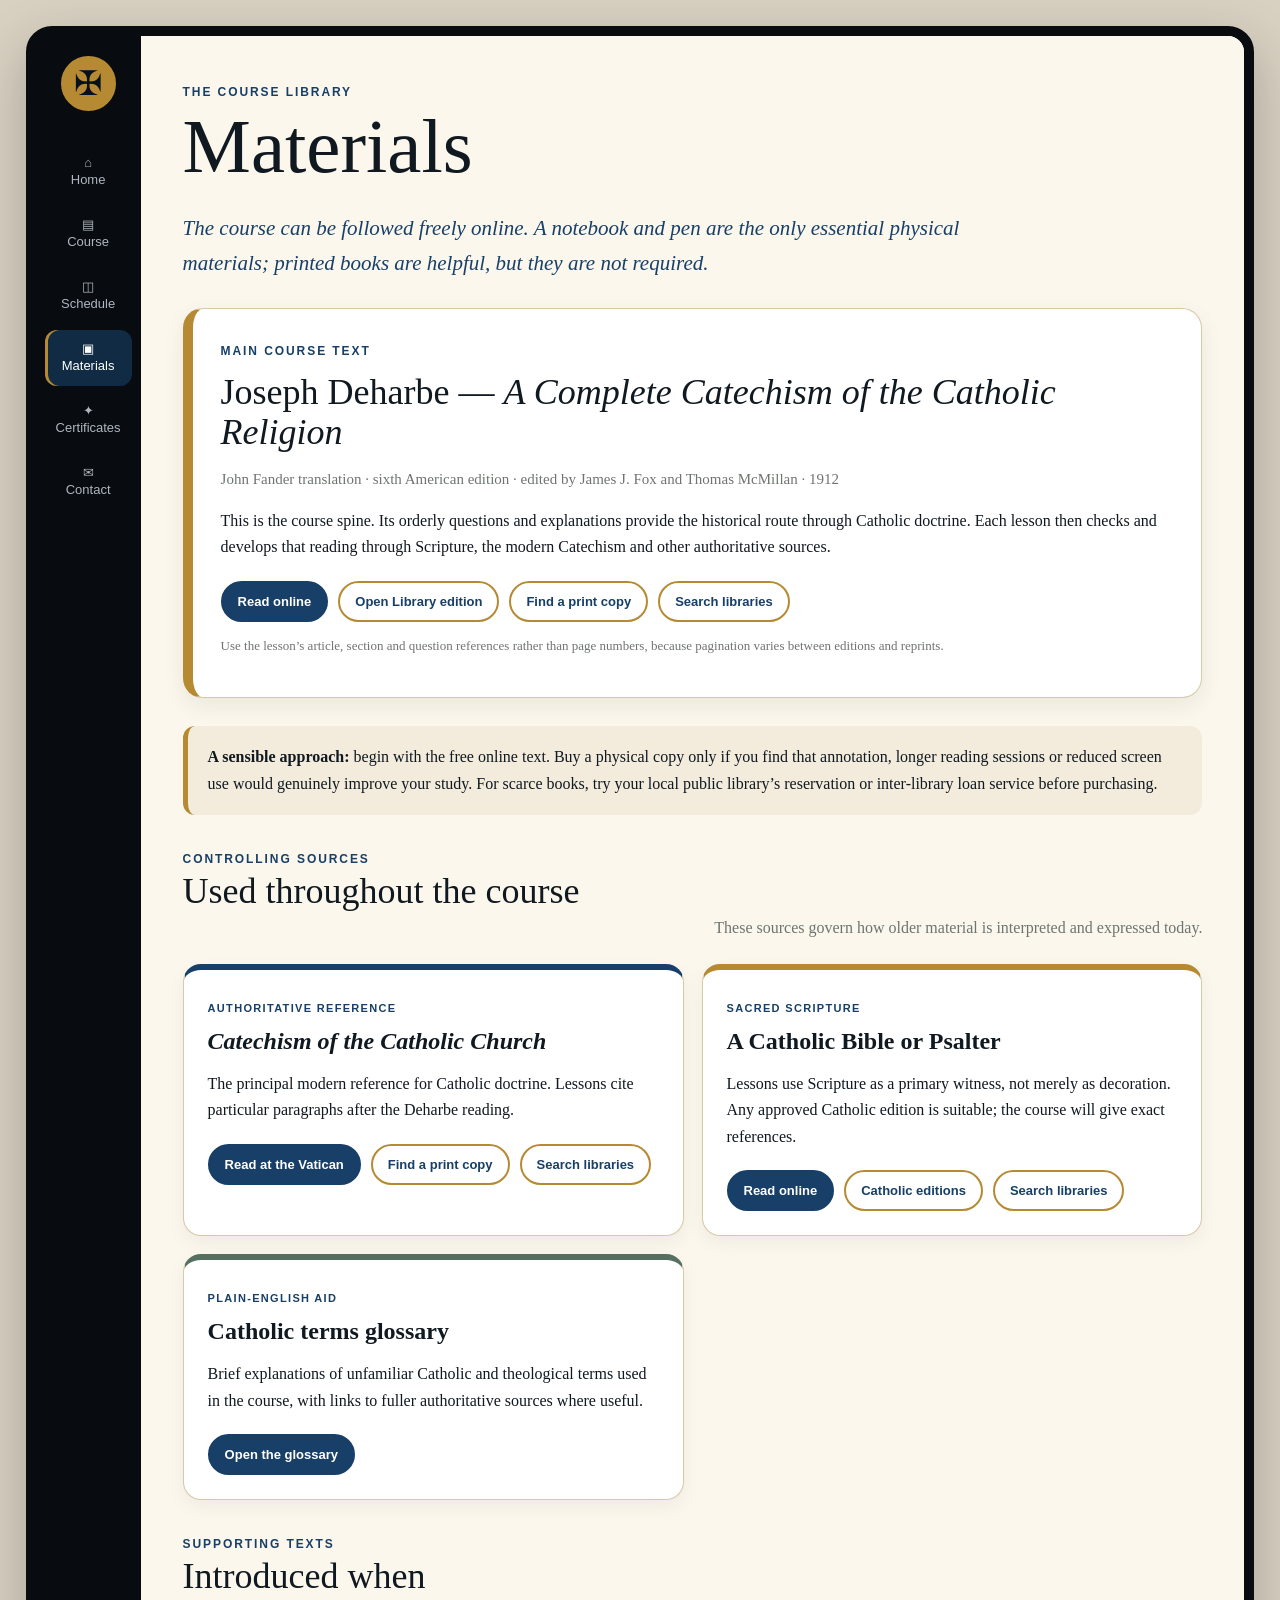
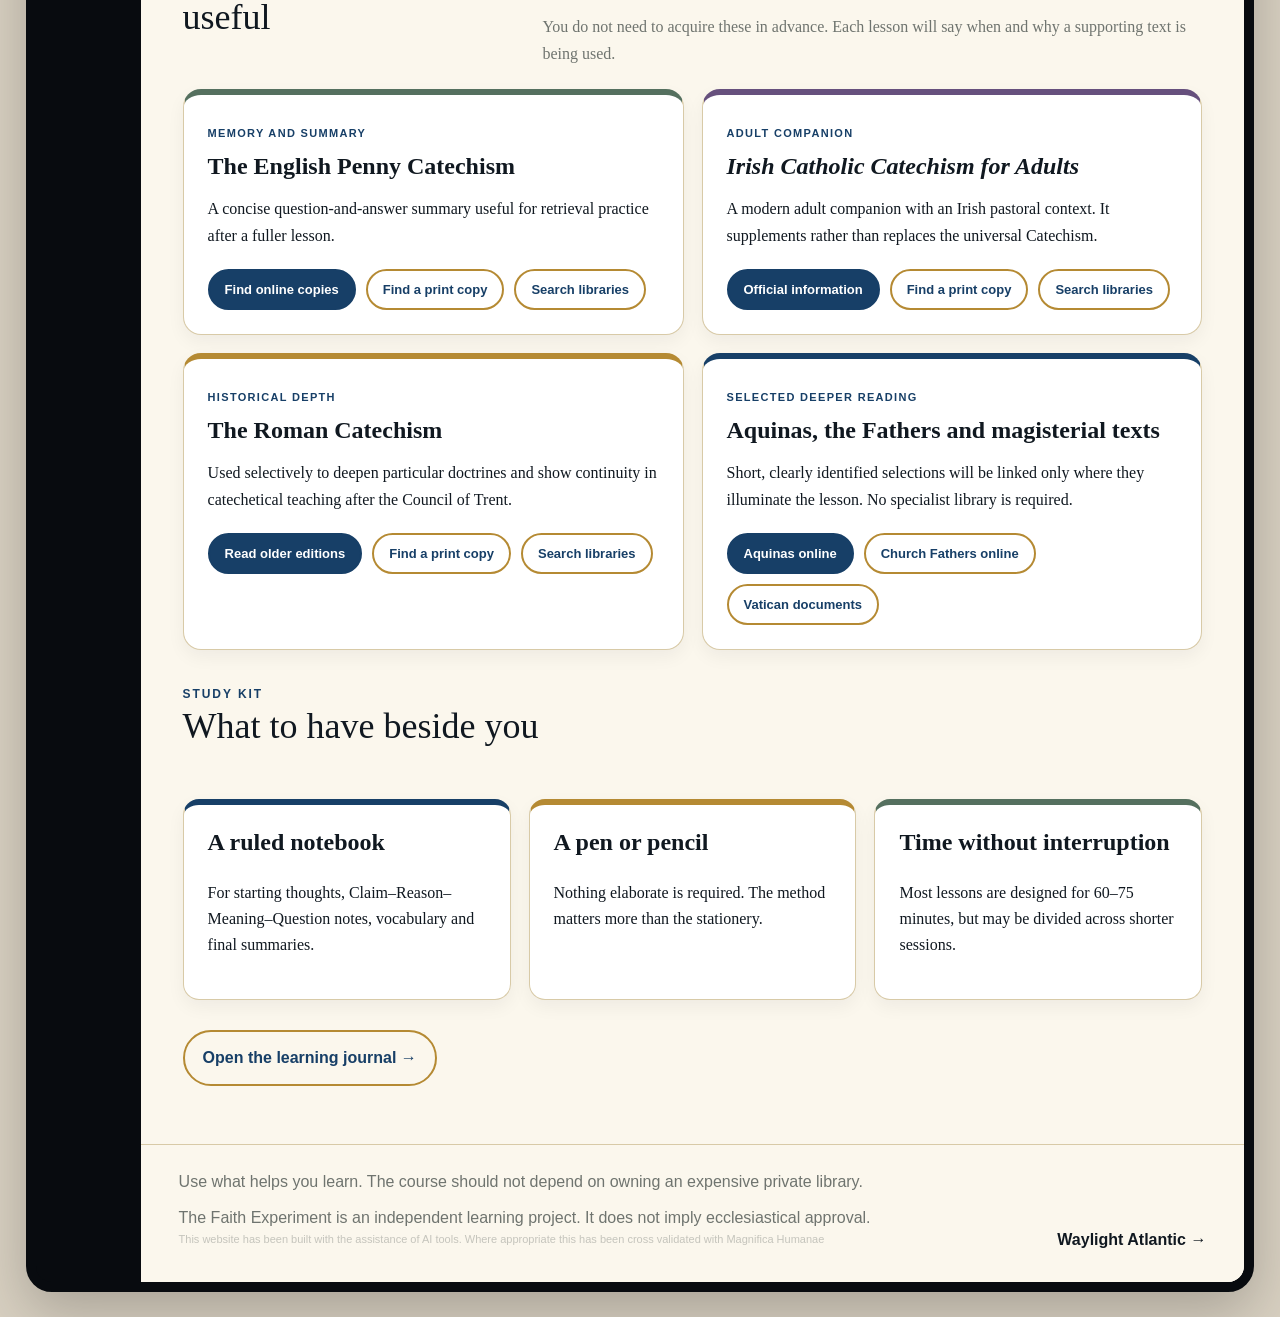
<file: materials.html>
<!doctype html>
<html lang="en-GB">
<head>
<meta charset="utf-8">
<meta name="viewport" content="width=device-width,initial-scale=1">
<title>Materials | The Faith Experiment</title>
<link rel="stylesheet" href="styles.css?v=20260722-1">
<style>
.materials-intro{max-width:860px}.essential-book{margin:28px 0;padding:28px;border:1px solid var(--line);border-left:10px solid var(--gold);border-radius:20px;background:#fff;box-shadow:0 8px 22px rgba(16,24,32,.07)}.essential-book h2{margin:8px 0}.book-meta{color:var(--stone);font-size:15px}.resource-actions{display:flex;flex-wrap:wrap;gap:10px;margin-top:20px}.resource-actions a{display:inline-block;padding:11px 15px;border:2px solid var(--blue);border-radius:24px;background:var(--blue);color:#fff;text-decoration:none;font:bold 13px Arial,sans-serif}.resource-actions a.alt{background:transparent;color:var(--blue);border-color:var(--gold)}.resource-actions a:hover{background:var(--blue-2);color:#fff}.material-group{margin:30px 0}.material-grid{display:grid;grid-template-columns:repeat(2,minmax(0,1fr));gap:18px}.material-item{padding:24px;border:1px solid var(--line);border-top:6px solid var(--c,var(--blue));border-radius:18px;background:#fff;box-shadow:0 7px 18px rgba(16,24,32,.05)}.material-item h3{margin:8px 0}.use-label{display:inline-block;color:var(--blue);font:bold 11px Arial,sans-serif;letter-spacing:.12em;text-transform:uppercase}.access-note{padding:18px 20px;border-left:5px solid var(--gold);background:var(--paper-2);border-radius:12px;margin:24px 0}.small-print{font-size:13px;color:var(--stone)}.programme-footer{position:relative;padding:24px 38px 34px;border-top:1px solid var(--line);color:var(--stone);font-family:Arial,sans-serif}.programme-footer span{display:block}.programme-footer .footer-context{margin-bottom:10px}.programme-footer .footer-ai{font-size:11px;line-height:1.45;opacity:.38}.programme-footer .footer-waylight{position:absolute;right:38px;bottom:28px;color:var(--ink);font-weight:800;text-decoration:none}.programme-footer .footer-waylight:hover,.programme-footer .footer-waylight:focus-visible{text-decoration:underline;outline:none}@media(max-width:900px){.material-grid{grid-template-columns:1fr}.essential-book,.material-item{padding:21px 18px}.resource-actions a{width:100%;text-align:center}.programme-footer{padding:22px;text-align:center}.programme-footer .footer-waylight{position:static;display:block;margin-top:14px}}
</style>
</head>
<body>
<div class="app">
<nav class="side-nav"><div class="side-logo">✠</div><a href="index.html#home">⌂<br>Home</a><a href="course.html">▤<br>Course</a><a href="index.html#schedule">◫<br>Schedule</a><a class="on" href="materials.html">▣<br>Materials</a><a href="index.html#certificates">✦<br>Certificates</a><a href="index.html#contact">✉<br>Contact</a></nav>
<div class="page-shell"><main class="view">
<span class="eyebrow">The course library</span><h1>Materials</h1><p class="lead materials-intro">The course can be followed freely online. A notebook and pen are the only essential physical materials; printed books are helpful, but they are not required.</p>
<section class="essential-book"><span class="kicker">Main course text</span><h2>Joseph Deharbe — <em>A Complete Catechism of the Catholic Religion</em></h2><p class="book-meta">John Fander translation · sixth American edition · edited by James J. Fox and Thomas McMillan · 1912</p><p>This is the course spine. Its orderly questions and explanations provide the historical route through Catholic doctrine. Each lesson then checks and develops that reading through Scripture, the modern Catechism and other authoritative sources.</p><div class="resource-actions"><a href="https://en.wikisource.org/wiki/A_Complete_Catechism_of_the_Catholic_Religion" target="_blank" rel="noopener">Read online</a><a class="alt" href="https://openlibrary.org/books/OL6545730M/A_complete_catechism_of_the_Catholic_religion" target="_blank" rel="noopener">Open Library edition</a><a class="alt" href="https://www.abebooks.co.uk/servlet/SearchResults?kn=Joseph%20Deharbe%20Complete%20Catechism%20Catholic%20Religion" target="_blank" rel="noopener">Find a print copy</a><a class="alt" href="https://search.worldcat.org/title/952976646" target="_blank" rel="noopener">Search libraries</a></div><p class="small-print">Use the lesson’s article, section and question references rather than page numbers, because pagination varies between editions and reprints.</p></section>
<div class="access-note"><strong>A sensible approach:</strong> begin with the free online text. Buy a physical copy only if you find that annotation, longer reading sessions or reduced screen use would genuinely improve your study. For scarce books, try your local public library’s reservation or inter-library loan service before purchasing.</div>
<section class="material-group"><div class="section-head"><div><span class="kicker">Controlling sources</span><h2>Used throughout the course</h2></div><p>These sources govern how older material is interpreted and expressed today.</p></div><div class="material-grid"><article class="material-item" style="--c:var(--blue)"><span class="use-label">Authoritative reference</span><h3><em>Catechism of the Catholic Church</em></h3><p>The principal modern reference for Catholic doctrine. Lessons cite particular paragraphs after the Deharbe reading.</p><div class="resource-actions"><a href="https://www.vatican.va/content/catechism/en.html" target="_blank" rel="noopener">Read at the Vatican</a><a class="alt" href="https://www.waterstones.com/books/search/term/catechism+of+the+catholic+church" target="_blank" rel="noopener">Find a print copy</a><a class="alt" href="https://search.worldcat.org/title/932858136" target="_blank" rel="noopener">Search libraries</a></div></article><article class="material-item" style="--c:var(--gold)"><span class="use-label">Sacred Scripture</span><h3>A Catholic Bible or Psalter</h3><p>Lessons use Scripture as a primary witness, not merely as decoration. Any approved Catholic edition is suitable; the course will give exact references.</p><div class="resource-actions"><a href="https://www.vatican.va/archive/ENG0839/_INDEX.HTM" target="_blank" rel="noopener">Read online</a><a class="alt" href="https://www.ctsbooks.org/product-category/bibles/" target="_blank" rel="noopener">Catholic editions</a><a class="alt" href="https://search.worldcat.org/search?q=Catholic+Bible" target="_blank" rel="noopener">Search libraries</a></div></article><article class="material-item" style="--c:#55705f"><span class="use-label">Plain-English aid</span><h3>Catholic terms glossary</h3><p>Brief explanations of unfamiliar Catholic and theological terms used in the course, with links to fuller authoritative sources where useful.</p><div class="resource-actions"><a href="glossary.html">Open the glossary</a></div></article></div></section>
<section class="material-group"><div class="section-head"><div><span class="kicker">Supporting texts</span><h2>Introduced when useful</h2></div><p>You do not need to acquire these in advance. Each lesson will say when and why a supporting text is being used.</p></div><div class="material-grid"><article class="material-item" style="--c:#55705f"><span class="use-label">Memory and summary</span><h3>The English Penny Catechism</h3><p>A concise question-and-answer summary useful for retrieval practice after a fuller lesson.</p><div class="resource-actions"><a href="https://archive.org/search?query=English+Penny+Catechism" target="_blank" rel="noopener">Find online copies</a><a class="alt" href="https://www.ctsbooks.org/?s=penny+catechism&post_type=product" target="_blank" rel="noopener">Find a print copy</a><a class="alt" href="https://search.worldcat.org/search?q=English+Penny+Catechism" target="_blank" rel="noopener">Search libraries</a></div></article><article class="material-item" style="--c:#66507d"><span class="use-label">Adult companion</span><h3><em>Irish Catholic Catechism for Adults</em></h3><p>A modern adult companion with an Irish pastoral context. It supplements rather than replaces the universal Catechism.</p><div class="resource-actions"><a href="https://www.catholicbishops.ie/2014/06/09/irish-catholic-catechism-adults/" target="_blank" rel="noopener">Official information</a><a class="alt" href="https://www.veritasbooksonline.com/irish-catholic-catechism-for-adults-9781782181699-17765/" target="_blank" rel="noopener">Find a print copy</a><a class="alt" href="https://search.worldcat.org/search?q=Irish+Catholic+Catechism+for+Adults" target="_blank" rel="noopener">Search libraries</a></div></article><article class="material-item" style="--c:var(--gold)"><span class="use-label">Historical depth</span><h3>The Roman Catechism</h3><p>Used selectively to deepen particular doctrines and show continuity in catechetical teaching after the Council of Trent.</p><div class="resource-actions"><a href="https://archive.org/search?query=Roman+Catechism" target="_blank" rel="noopener">Read older editions</a><a class="alt" href="https://www.abebooks.co.uk/servlet/SearchResults?kn=Roman%20Catechism%20Council%20Trent" target="_blank" rel="noopener">Find a print copy</a><a class="alt" href="https://search.worldcat.org/search?q=Roman+Catechism" target="_blank" rel="noopener">Search libraries</a></div></article><article class="material-item"><span class="use-label">Selected deeper reading</span><h3>Aquinas, the Fathers and magisterial texts</h3><p>Short, clearly identified selections will be linked only where they illuminate the lesson. No specialist library is required.</p><div class="resource-actions"><a href="https://www.newadvent.org/summa/" target="_blank" rel="noopener">Aquinas online</a><a class="alt" href="https://www.newadvent.org/fathers/" target="_blank" rel="noopener">Church Fathers online</a><a class="alt" href="https://www.vatican.va/content/vatican/en.html" target="_blank" rel="noopener">Vatican documents</a></div></article></div></section>
<section class="material-group"><div class="section-head"><div><span class="kicker">Study kit</span><h2>What to have beside you</h2></div></div><div class="grid"><article class="card"><h3>A ruled notebook</h3><p>For starting thoughts, Claim–Reason–Meaning–Question notes, vocabulary and final summaries.</p></article><article class="card" style="--c:var(--gold)"><h3>A pen or pencil</h3><p>Nothing elaborate is required. The method matters more than the stationery.</p></article><article class="card" style="--c:#55705f"><h3>Time without interruption</h3><p>Most lessons are designed for 60–75 minutes, but may be divided across shorter sessions.</p></article></div></section>
<p><a class="back-button" href="journal.html">Open the learning journal →</a></p>
</main><footer class="programme-footer"><span class="footer-context">Use what helps you learn. The course should not depend on owning an expensive private library.</span><span>The Faith Experiment is an independent learning project. It does not imply ecclesiastical approval.</span><span class="footer-ai">This website has been built with the assistance of AI tools. Where appropriate this has been cross validated with Magnifica Humanae</span><a class="footer-waylight" href="https://www.waylight-atlantic.co.uk/" target="_blank" rel="noopener">Waylight Atlantic →</a></footer></div></div>
</body></html>
</file>
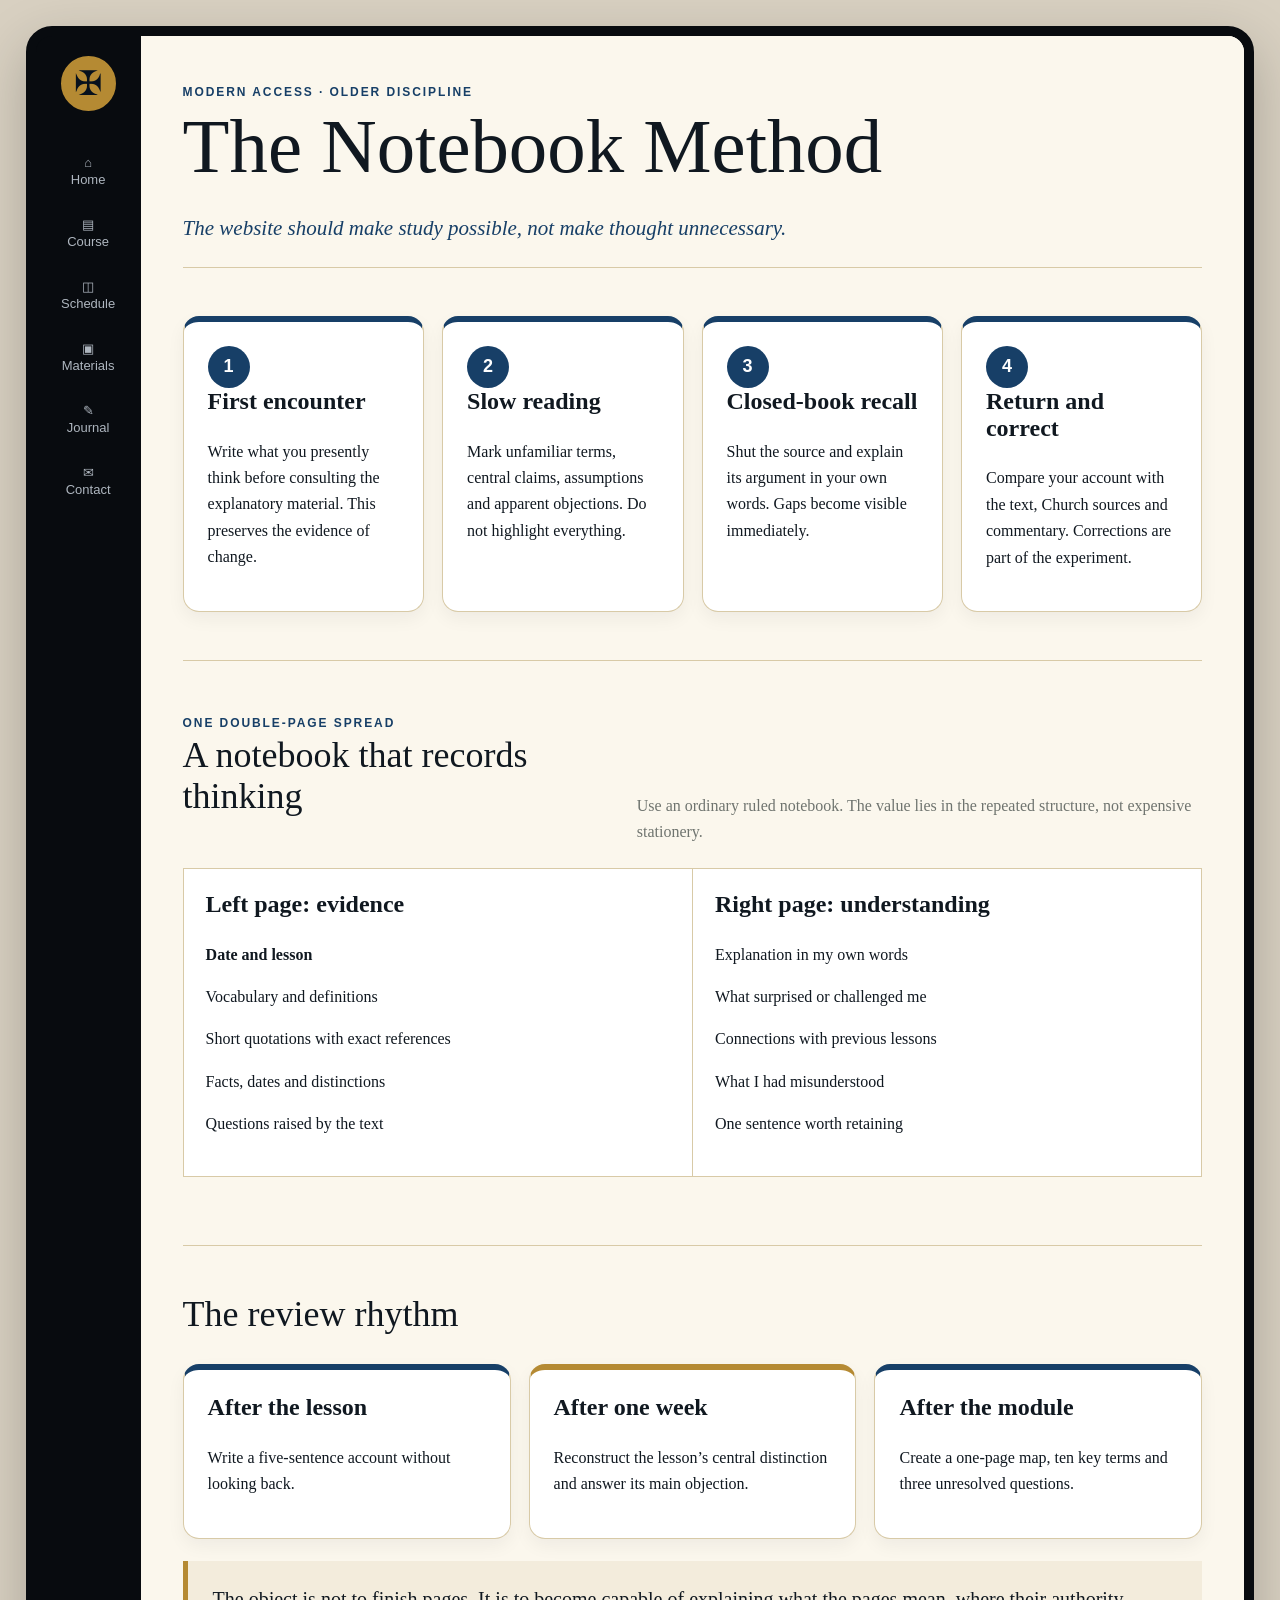
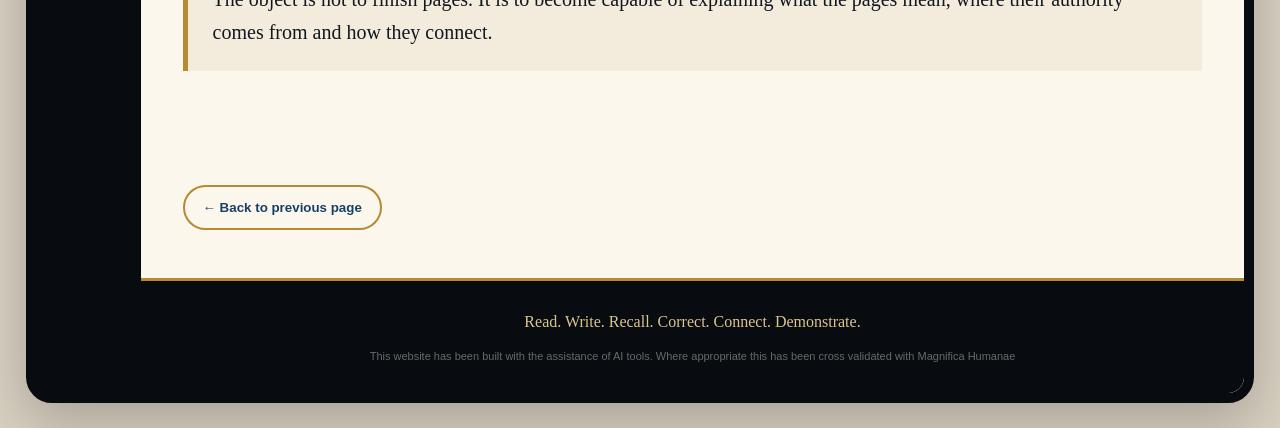
<file: method.html>
<!doctype html><html lang="en-GB"><head><meta charset="utf-8"><meta name="viewport" content="width=device-width,initial-scale=1"><title>Notebook Method | The Faith Experiment</title><link rel="stylesheet" href="styles.css?v=20260719-1"></head><body><div class="app"><nav class="side-nav"><div class="side-logo">✠</div><a href="index.html#home">⌂<br>Home</a><a href="course.html">▤<br>Course</a><a href="index.html#schedule">◫<br>Schedule</a><a href="index.html#materials">▣<br>Materials</a><a href="index.html#journal">✎<br>Journal</a><a href="index.html#contact">✉<br>Contact</a></nav><div class="page-shell"><main class="view"><span class="eyebrow">Modern access · older discipline</span><h1>The Notebook Method</h1><p class="lead">The website should make study possible, not make thought unnecessary.</p><section class="section"><div class="grid four"><article class="card"><span class="step-no">1</span><h3>First encounter</h3><p>Write what you presently think before consulting the explanatory material. This preserves the evidence of change.</p></article><article class="card"><span class="step-no">2</span><h3>Slow reading</h3><p>Mark unfamiliar terms, central claims, assumptions and apparent objections. Do not highlight everything.</p></article><article class="card"><span class="step-no">3</span><h3>Closed-book recall</h3><p>Shut the source and explain its argument in your own words. Gaps become visible immediately.</p></article><article class="card"><span class="step-no">4</span><h3>Return and correct</h3><p>Compare your account with the text, Church sources and commentary. Corrections are part of the experiment.</p></article></div></section><section class="section"><div class="section-head"><div><span class="kicker">One double-page spread</span><h2>A notebook that records thinking</h2></div><p>Use an ordinary ruled notebook. The value lies in the repeated structure, not expensive stationery.</p></div><div class="note-template"><div><h3>Left page: evidence</h3><p><strong>Date and lesson</strong></p><p>Vocabulary and definitions</p><p>Short quotations with exact references</p><p>Facts, dates and distinctions</p><p>Questions raised by the text</p></div><div><h3>Right page: understanding</h3><p>Explanation in my own words</p><p>What surprised or challenged me</p><p>Connections with previous lessons</p><p>What I had misunderstood</p><p>One sentence worth retaining</p></div></div></section><section class="section"><h2>The review rhythm</h2><div class="grid"><article class="card"><h3>After the lesson</h3><p>Write a five-sentence account without looking back.</p></article><article class="card" style="--c:var(--gold)"><h3>After one week</h3><p>Reconstruct the lesson’s central distinction and answer its main objection.</p></article><article class="card"><h3>After the module</h3><p>Create a one-page map, ten key terms and three unresolved questions.</p></article></div><div class="quote">The object is not to finish pages. It is to become capable of explaining what the pages mean, where their authority comes from and how they connect.</div></section><div class="back-wrap"><button class="back-button" type="button" onclick="goBack()">← Back to previous page</button></div></main><footer class="footer">Read. Write. Recall. Correct. Connect. Demonstrate.</footer></div></div><script>function goBack(){if(document.referrer&&new URL(document.referrer).origin===location.origin){history.back()}else{location.href='index.html#materials'}}</script></body></html>
</file>
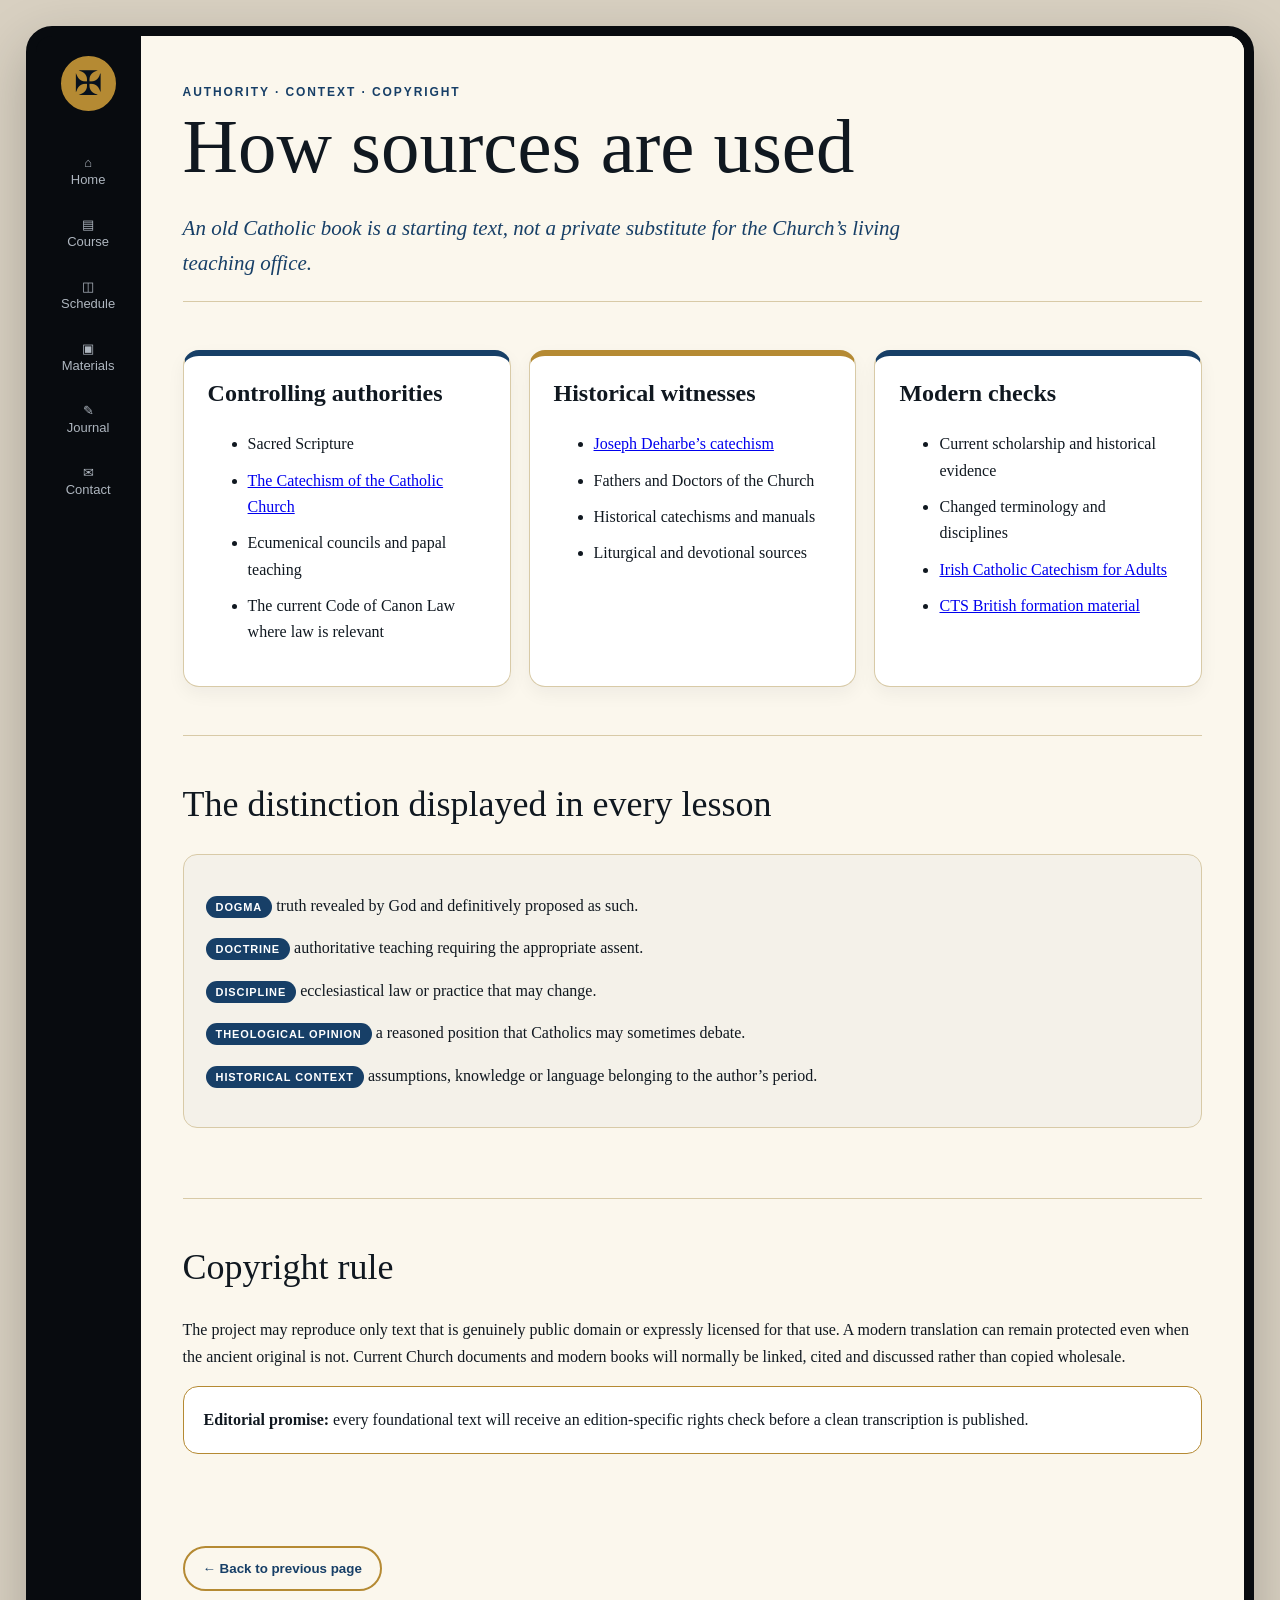
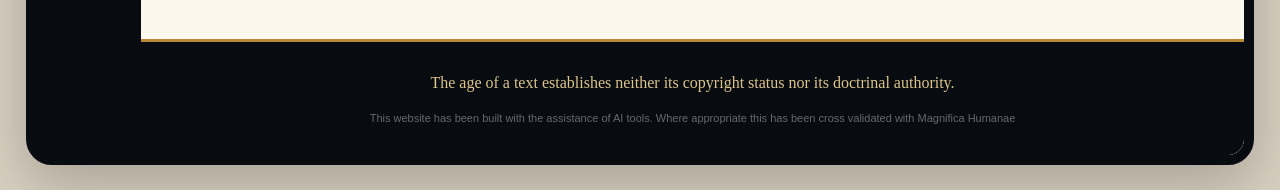
<file: sources.html>
<!doctype html><html lang="en-GB"><head><meta charset="utf-8"><meta name="viewport" content="width=device-width,initial-scale=1"><title>Sources | The Faith Experiment</title><link rel="stylesheet" href="styles.css?v=20260719-1"></head><body><div class="app"><nav class="side-nav"><div class="side-logo">✠</div><a href="index.html#home">⌂<br>Home</a><a href="course.html">▤<br>Course</a><a href="index.html#schedule">◫<br>Schedule</a><a href="index.html#materials">▣<br>Materials</a><a href="index.html#journal">✎<br>Journal</a><a href="index.html#contact">✉<br>Contact</a></nav><div class="page-shell"><main class="view"><span class="eyebrow">Authority · context · copyright</span><h1>How sources are used</h1><p class="lead">An old Catholic book is a starting text, not a private substitute for the Church’s living teaching office.</p><section class="section"><div class="grid"><article class="card"><h3>Controlling authorities</h3><ul class="source-list"><li>Sacred Scripture</li><li><a href="https://www.vatican.va/content/catechism/en.html" target="_blank" rel="noopener">The Catechism of the Catholic Church</a></li><li>Ecumenical councils and papal teaching</li><li>The current Code of Canon Law where law is relevant</li></ul></article><article class="card" style="--c:var(--gold)"><h3>Historical witnesses</h3><ul class="source-list"><li><a href="https://en.wikisource.org/wiki/A_Complete_Catechism_of_the_Catholic_Religion" target="_blank" rel="noopener">Joseph Deharbe’s catechism</a></li><li>Fathers and Doctors of the Church</li><li>Historical catechisms and manuals</li><li>Liturgical and devotional sources</li></ul></article><article class="card"><h3>Modern checks</h3><ul class="source-list"><li>Current scholarship and historical evidence</li><li>Changed terminology and disciplines</li><li><a href="https://www.catholicbishops.ie/2014/06/09/irish-catholic-catechism-adults/" target="_blank" rel="noopener">Irish Catholic Catechism for Adults</a></li><li><a href="https://www.ctsbooks.org/product/the-why-course-book/" target="_blank" rel="noopener">CTS British formation material</a></li></ul></article></div></section><section class="section"><h2>The distinction displayed in every lesson</h2><div class="distinction-box"><p><span class="label">Dogma</span> truth revealed by God and definitively proposed as such.</p><p><span class="label">Doctrine</span> authoritative teaching requiring the appropriate assent.</p><p><span class="label">Discipline</span> ecclesiastical law or practice that may change.</p><p><span class="label">Theological opinion</span> a reasoned position that Catholics may sometimes debate.</p><p><span class="label">Historical context</span> assumptions, knowledge or language belonging to the author’s period.</p></div></section><section class="section"><h2>Copyright rule</h2><p>The project may reproduce only text that is genuinely public domain or expressly licensed for that use. A modern translation can remain protected even when the ancient original is not. Current Church documents and modern books will normally be linked, cited and discussed rather than copied wholesale.</p><div class="callout"><strong>Editorial promise:</strong> every foundational text will receive an edition-specific rights check before a clean transcription is published.</div></section><div class="back-wrap"><button class="back-button" type="button" onclick="goBack()">← Back to previous page</button></div></main><footer class="footer">The age of a text establishes neither its copyright status nor its doctrinal authority.</footer></div></div><script>function goBack(){if(document.referrer&&new URL(document.referrer).origin===location.origin){history.back()}else{location.href='index.html#materials'}}</script></body></html>
</file>
<file: styles.css>
:root{--ink:#101820;--frame:#080b0f;--blue:#173f67;--blue-2:#275d8c;--gold:#b58a33;--gold-soft:#dbc58d;--paper:#fbf7ed;--paper-2:#f3ecdc;--stone:#6f746f;--line:#d8caa7;--white:#fff}*{box-sizing:border-box}html{scroll-behavior:smooth}body{margin:0;padding:2vw;background:#d8d0c1;color:var(--ink);font:16px/1.65 Georgia,'Times New Roman',serif}.app{min-height:96vh;border:10px solid var(--frame);border-radius:26px;background:linear-gradient(to right,var(--frame) 0 105px,var(--paper) 105px 100%);display:grid;grid-template-columns:105px minmax(0,1fr);overflow:hidden;box-shadow:0 20px 55px rgba(0,0,0,.22)}.side-nav{position:sticky;top:0;align-self:start;width:105px;height:calc(96vh - 20px);background:var(--frame);color:#fff;padding:20px 9px;display:flex;flex-direction:column}.side-logo{width:55px;height:55px;border-radius:50%;border:2px solid var(--gold);background:var(--gold);color:#07111d;margin:0 auto 30px;display:grid;place-items:center;font:34px Georgia,serif}.side-nav a,.side-nav a:link,.side-nav a:visited{display:block;min-height:56px;color:#aeb6bf;text-decoration:none;text-align:center;padding:10px 3px;border-radius:12px;margin:3px 0;font:13px/1.35 Arial,sans-serif}.side-nav a:hover,.side-nav a:focus-visible,.side-nav a.on,.side-nav a[aria-current="page"]{color:#fff;background:#102b43;box-shadow:inset 3px 0 var(--gold);outline:none}.page-shell{min-width:0;background:var(--paper)}.view{padding:42px}.eyebrow,.kicker{font:700 12px/1.3 Arial,sans-serif;letter-spacing:.16em;text-transform:uppercase;color:var(--blue)}h1,h2,h3{line-height:1.12;margin-top:0}h1{font-size:clamp(48px,6vw,82px);font-weight:500;margin-bottom:18px}h2{font-size:36px;font-weight:500}h3{font-size:24px}.lead{font-size:21px;color:var(--blue);font-style:italic;max-width:760px}.actions{display:flex;gap:12px;flex-wrap:wrap;margin-top:26px}.btn,.back-button{display:inline-block;padding:13px 18px;border-radius:28px;background:var(--blue);border:2px solid var(--blue);color:#fff;text-decoration:none;font-weight:bold;font-family:Arial,sans-serif;cursor:pointer}.btn:hover,.back-button:hover{background:var(--blue-2)}.btn.alt,.back-button{background:transparent;color:var(--blue);border-color:var(--gold)}.back-wrap{display:flex;justify-content:flex-start;margin:44px 0 6px}.section{padding:48px 0;border-top:1px solid var(--line)}.section-head{display:flex;justify-content:space-between;align-items:end;gap:25px;margin-bottom:22px}.section-head p{max-width:660px;color:var(--stone);margin:0}.grid{display:grid;grid-template-columns:repeat(3,minmax(0,1fr));gap:18px}.grid.four{grid-template-columns:repeat(4,minmax(0,1fr))}.card{background:#fff;border:1px solid var(--line);border-top:6px solid var(--c,var(--blue));border-radius:16px;padding:24px;box-shadow:0 7px 18px rgba(16,24,32,.05)}a.card{text-decoration:none;color:inherit;transition:.18s}a.card:hover{transform:translateY(-3px);box-shadow:0 12px 25px rgba(16,24,32,.1)}.step-no{width:42px;height:42px;border-radius:50%;display:grid;place-items:center;background:var(--blue);color:#fff;font:bold 18px Arial}.muted{color:var(--stone)}.quote{border-left:5px solid var(--gold);background:var(--paper-2);padding:22px 25px;margin:22px 0;font-size:20px}.lesson-layout{display:grid;grid-template-columns:minmax(0,1fr) 310px;gap:28px}.lesson-main{min-width:0}.sidebar{background:var(--paper-2);border:1px solid var(--line);border-radius:16px;padding:22px;align-self:start;position:sticky;top:24px}.sidebar a{color:var(--blue)}.module-list{list-style:none;padding:0;margin:0}.module-list li{padding:10px 0;border-bottom:1px solid var(--line)}.module-list .current{font-weight:bold;color:var(--blue)}.source-box,.notebook-box,.distinction-box{padding:22px;border-radius:14px;margin:22px 0}.source-box{background:#eef3f6;border-left:6px solid var(--blue)}.notebook-box{background:#fffaf0;border:1px dashed var(--gold)}.distinction-box{background:#f4f1e9;border:1px solid var(--line)}.label{display:inline-block;background:var(--blue);color:#fff;border-radius:20px;padding:5px 10px;font:700 11px Arial,sans-serif;letter-spacing:.08em;text-transform:uppercase}.footer{background:var(--frame);color:var(--gold-soft);padding:28px;text-align:center;border-top:3px solid var(--gold)}.footer a{color:#fff}.footer::after{content:'This website has been built with the assistance of AI tools. Where appropriate this has been cross validated with Magnifica Humanae';display:block;margin-top:14px;color:#fff;font:11px/1.45 Arial,sans-serif;opacity:.38}.progress{height:9px;background:#ddd2ba;border-radius:20px;overflow:hidden}.progress span{display:block;height:100%;background:var(--blue)}.question-list li{margin:12px 0}.source-list li{margin:10px 0}.note-template{display:grid;grid-template-columns:1fr 1fr;gap:1px;background:var(--line);border:1px solid var(--line);margin:20px 0}.note-template>div{background:#fff;padding:22px;min-height:180px}.callout{padding:20px;border:1px solid var(--gold);border-radius:15px;background:#fff}.small{font-size:13px}.course-band{padding:18px 22px;background:var(--blue);color:#fff;border-radius:16px;margin:20px 0}.course-band strong{color:var(--gold-soft)}.course-accordion{border:1px solid var(--line);border-radius:18px;background:#fff;overflow:hidden;box-shadow:0 7px 18px rgba(16,24,32,.05)}.course-accordion>summary{list-style:none;cursor:pointer;display:flex;justify-content:space-between;align-items:center;gap:20px;padding:22px 24px}.course-accordion>summary::-webkit-details-marker,.source-card>summary::-webkit-details-marker{display:none}.course-accordion>summary strong{display:block;margin-top:5px;font-size:32px;font-weight:500}.summary-action,.card-toggle{font:700 12px Arial,sans-serif;color:var(--blue)}.course-accordion[open] .summary-action{font-size:0}.course-accordion[open] .summary-action::after{content:'Close details ×';font-size:12px}.accordion-body{padding:0 24px 24px;border-top:1px solid var(--line);background:var(--paper)}.plain-intro{font-size:20px;color:var(--stone);max-width:760px}.source-grid{align-items:start}.source-card{padding:0;overflow:hidden}.source-card>summary{list-style:none;cursor:pointer;padding:22px}.source-card h3{margin:12px 0 10px}.source-card[open] .card-toggle{font-size:0}.source-card[open] .card-toggle::after{content:'Close ×';font-size:12px}.card-details{padding:0 22px 22px;border-top:1px solid var(--line)}.card-details a{color:var(--blue);font-weight:bold}.method-section{padding-bottom:30px}.method-flow{display:grid;grid-template-columns:repeat(11,auto);align-items:center;gap:10px;overflow-x:auto;padding:18px 4px 8px}.method-step{min-width:135px;padding:18px 14px;border:1px solid var(--line);border-radius:16px;background:#fff;text-align:center;box-shadow:0 7px 18px rgba(16,24,32,.05)}.method-step span{display:grid;place-items:center;width:34px;height:34px;margin:0 auto 10px;border-radius:50%;background:var(--blue);color:#fff;font:bold 15px Arial,sans-serif}.method-step strong,.method-step small{display:block}.method-step strong{font-size:18px}.method-step small{margin-top:5px;color:var(--stone);line-height:1.35}.method-arrow{font-size:24px;color:var(--gold)}.module-card{margin:28px 0;padding:26px;border:1px solid var(--line);border-left:10px solid var(--module);border-radius:20px;background:var(--paper-2)}.module-heading{margin-bottom:20px}.module-heading h2{margin:5px 0 8px}.module-heading p{margin:0;color:var(--stone)}@media(max-width:1000px){.grid.four{grid-template-columns:1fr 1fr}.lesson-layout{grid-template-columns:1fr}.sidebar{position:static}}@media(max-width:900px){html,body{width:100%;overflow-x:hidden}body{padding:0!important;background:var(--frame)}.app{display:flex!important;flex-direction:column!important;min-height:100vh;border:6px solid var(--frame)!important;border-radius:0!important;overflow:visible!important;background:var(--paper)!important}.side-nav{position:static!important;display:flex!important;flex-direction:row!important;align-items:stretch!important;gap:4px!important;width:100%!important;max-width:100vw!important;height:auto!important;min-height:64px!important;padding:6px!important;background:var(--frame)!important;overflow-x:auto!important;overflow-y:hidden!important;white-space:nowrap!important;-webkit-overflow-scrolling:touch}.side-logo{display:none!important}.side-nav a,.side-nav a:link,.side-nav a:visited{display:flex!important;flex:0 0 84px!important;min-width:84px!important;min-height:52px!important;align-items:center!important;justify-content:center!important;margin:0!important;padding:7px 5px!important;border-radius:9px!important;color:#c7ced5!important;background:transparent!important;text-decoration:none!important;font:12px/1.25 Arial,sans-serif!important;white-space:normal!important}.side-nav a.on,.side-nav a:hover,.side-nav a[aria-current="page"]{color:#fff!important;background:#102b43!important;box-shadow:inset 0 -3px var(--gold)!important}.page-shell{width:100%!important;min-width:0!important}.view{padding:24px 18px!important}.grid,.grid.four{grid-template-columns:1fr}.section-head{align-items:flex-start;flex-direction:column}h1{font-size:clamp(44px,14vw,64px)!important;overflow-wrap:anywhere}.note-template{grid-template-columns:1fr}.footer{padding:22px 18px}.course-accordion>summary{align-items:flex-start;flex-direction:column}.module-card{padding:20px 16px}.method-flow{grid-template-columns:1fr;overflow:visible}.method-arrow{transform:rotate(90deg);text-align:center}.method-step{min-width:0;width:100%}}
</file>
